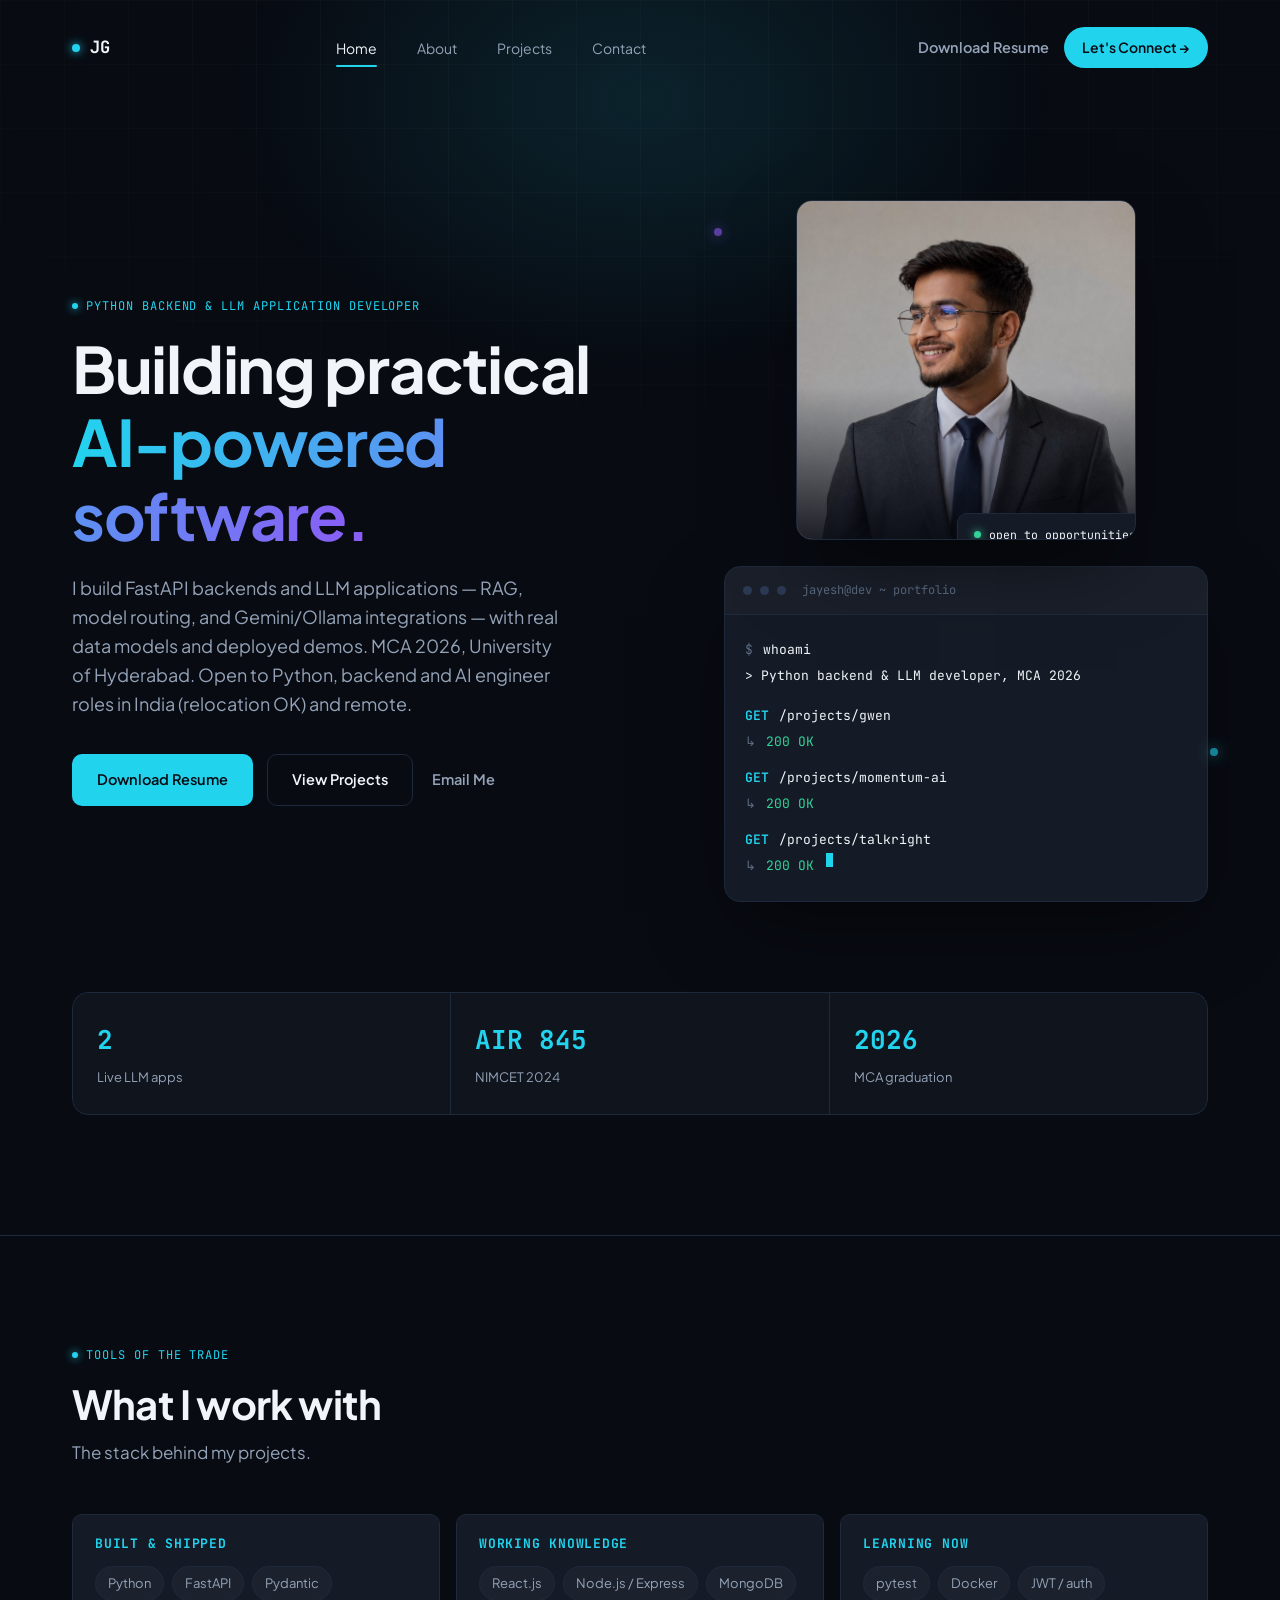
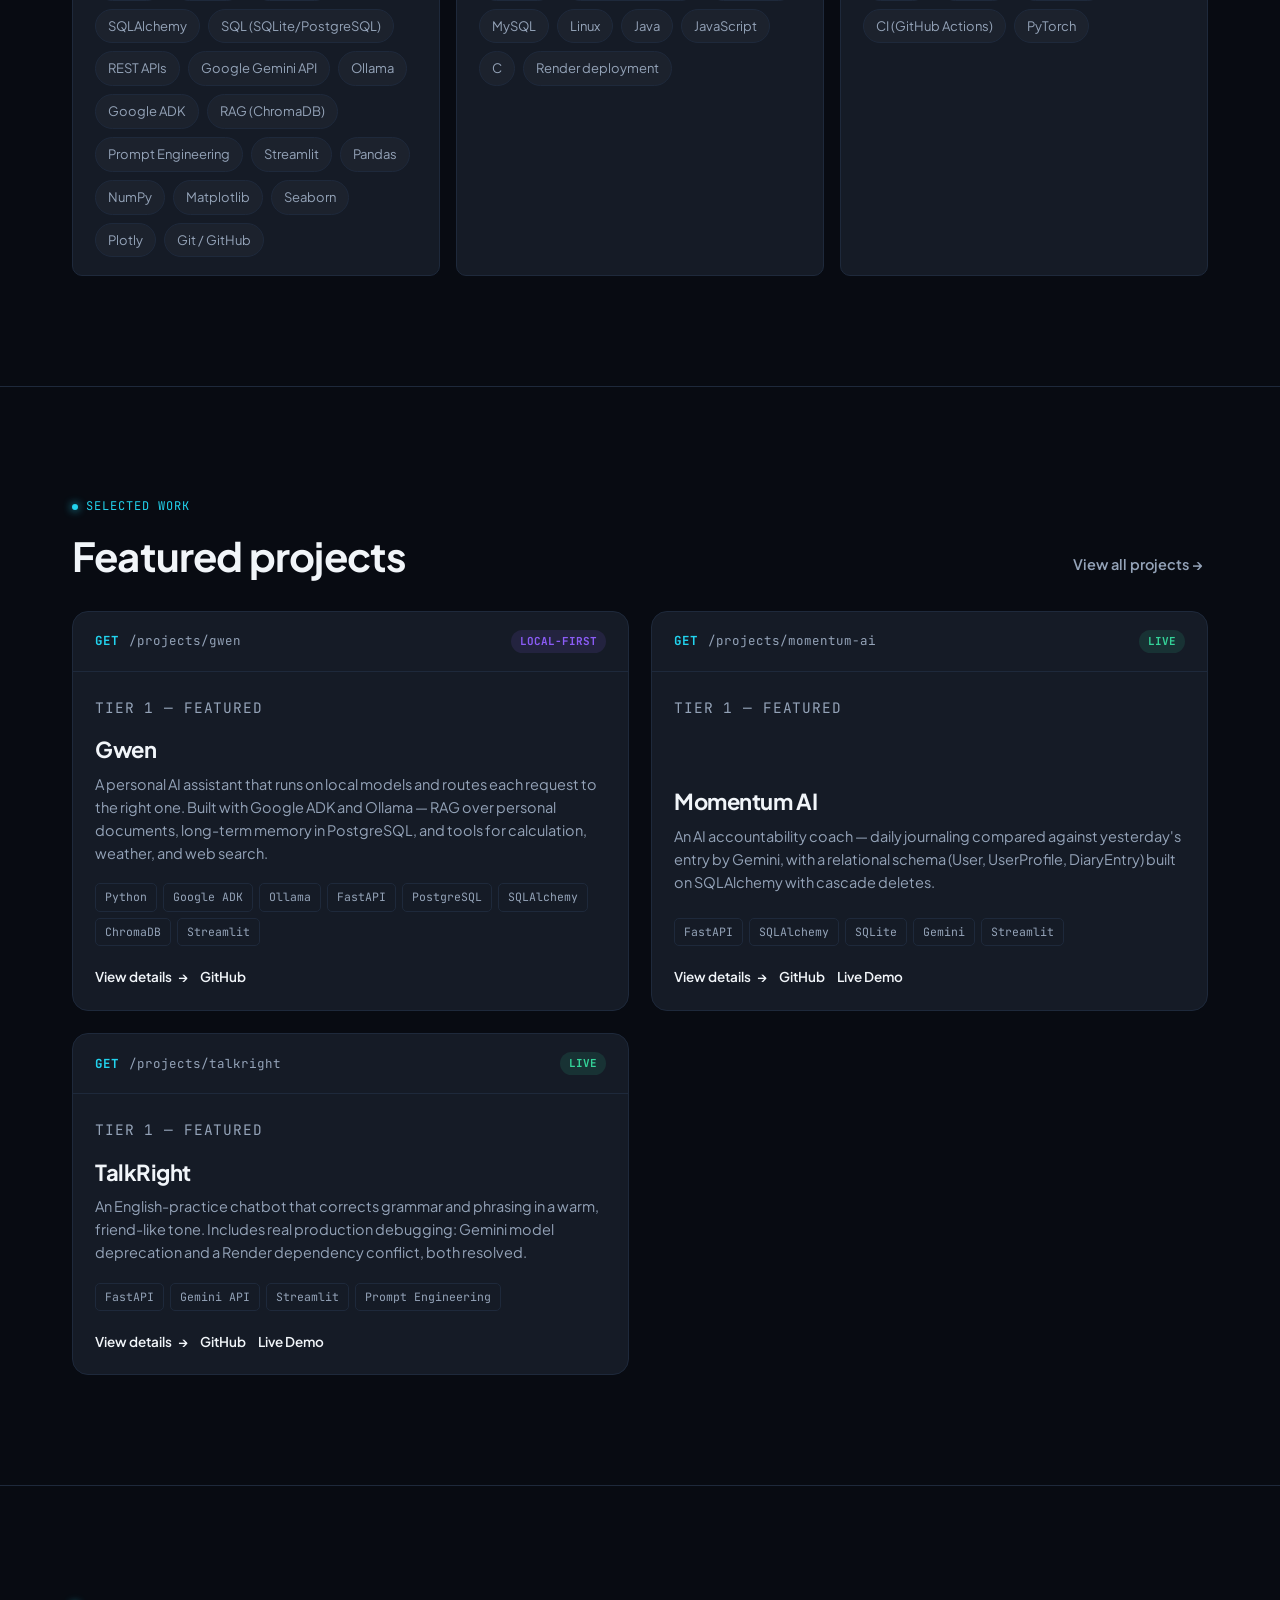
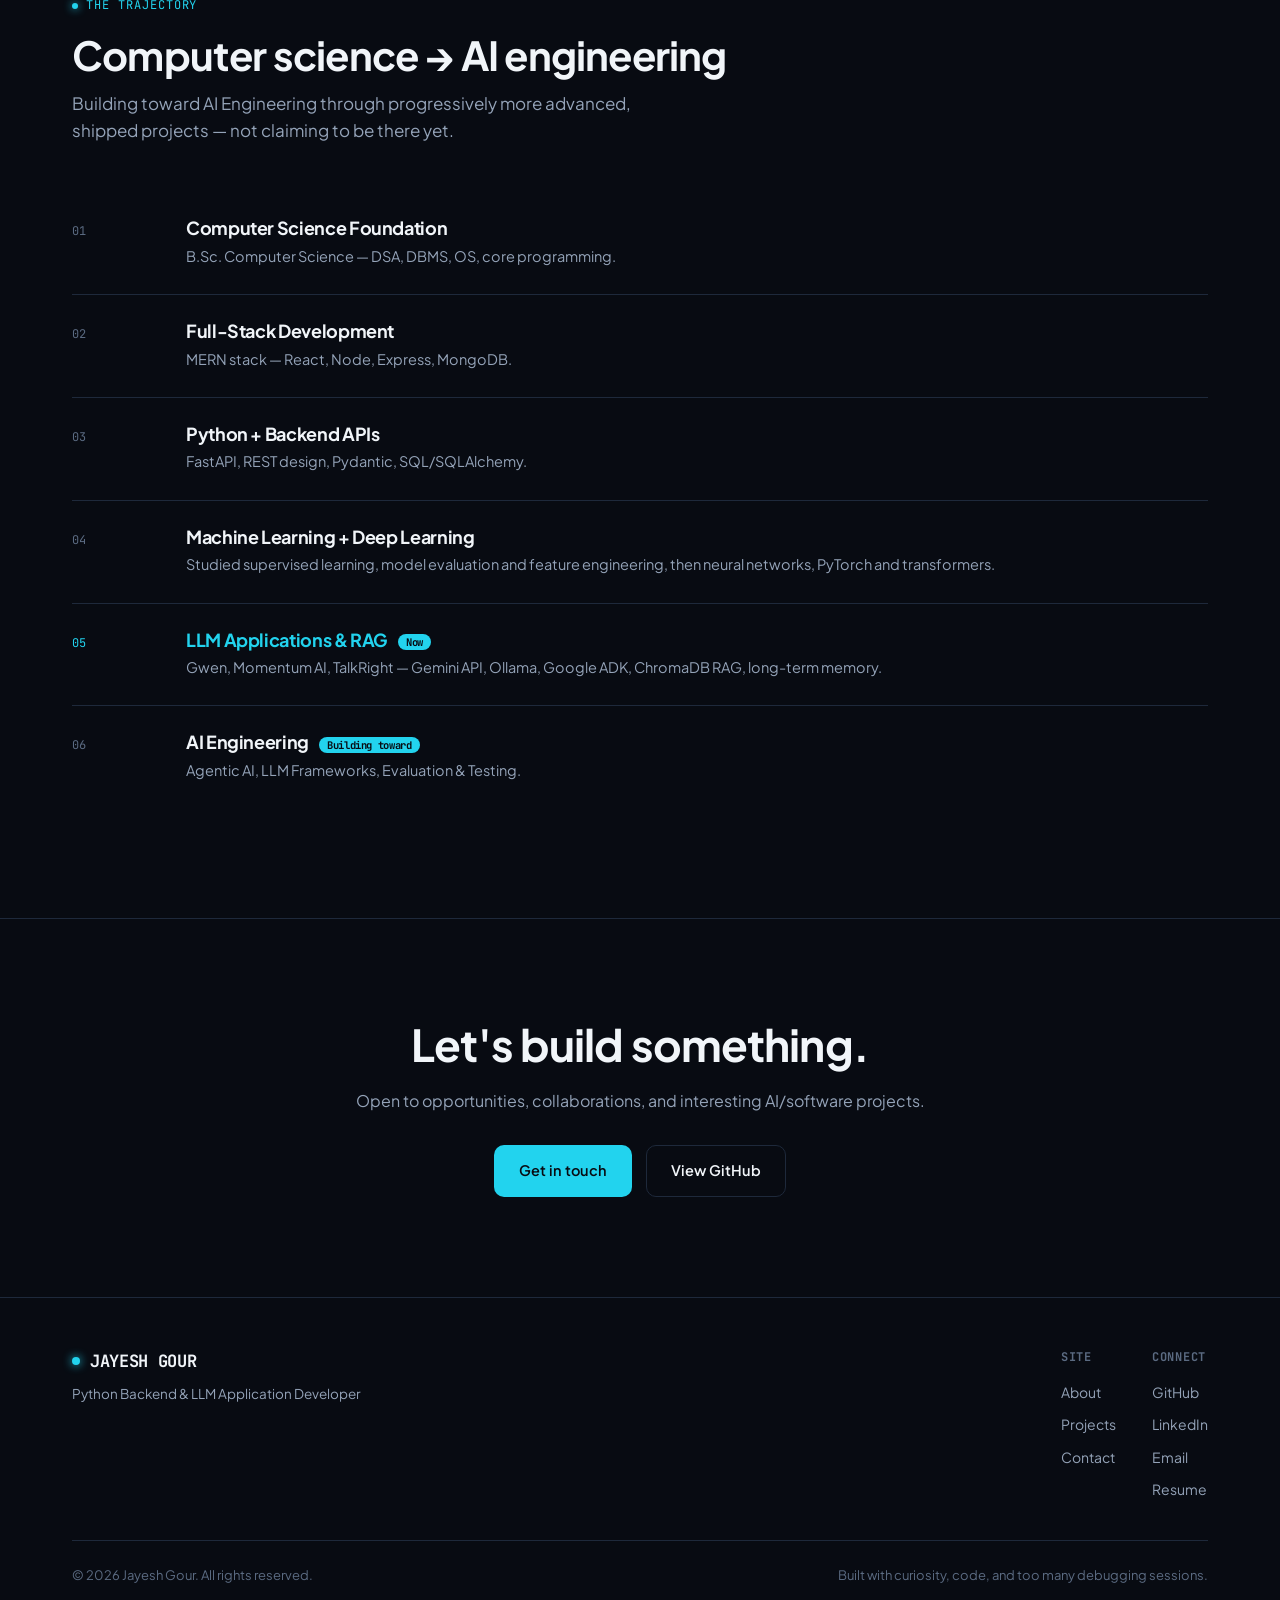
<file: index.html>
<!DOCTYPE html>
<html lang="en">
<head>
<meta charset="UTF-8">
<meta name="viewport" content="width=device-width, initial-scale=1.0">
<title>Jayesh Gour | Python Backend & LLM Application Developer</title>
<meta name="description" content="Jayesh Gour — MCA 2026 graduate, University of Hyderabad. Building FastAPI backends and LLM applications with RAG, Gemini, and Ollama. Open to Python, backend and AI engineer roles.">
<link rel="canonical" href="https://jayeshgour.vercel.app/">
<meta property="og:title" content="Jayesh Gour | Python Backend & LLM Application Developer">
<meta property="og:description" content="I build FastAPI backends and LLM applications — RAG, model routing, and Gemini/Ollama integrations — with real data models and deployed demos.">
<meta property="og:type" content="website">
<meta property="og:url" content="https://jayeshgour.vercel.app/">
<meta property="og:image" content="https://jayeshgour.vercel.app/images/jayesh-gour.jpg">
<meta name="twitter:card" content="summary_large_image">
<meta name="twitter:title" content="Jayesh Gour | Python Backend & LLM Application Developer">
<meta name="twitter:description" content="I build FastAPI backends and LLM applications — RAG, model routing, and Gemini/Ollama integrations — with real data models and deployed demos.">
<meta name="twitter:image" content="https://jayeshgour.vercel.app/images/jayesh-gour.jpg">
<meta name="google-site-verification" content="25PQG22BcM82Xw4K8P_Zl5nJTLg9nHwxGozJFZB0xhI" />
<link rel="icon" href="favicon.svg" type="image/svg+xml">
<link rel="apple-touch-icon" href="images/jayesh-gour.jpg">
<script type="application/ld+json">
{
  "@context": "https://schema.org",
  "@type": "Person",
  "name": "Jayesh Gour",
  "url": "https://jayeshgour.vercel.app/",
  "image": "https://jayeshgour.vercel.app/images/jayesh-gour.jpg",
  "jobTitle": "Python Backend & LLM Application Developer",
  "alumniOf": [
    { "@type": "CollegeOrUniversity", "name": "University of Hyderabad" },
    { "@type": "CollegeOrUniversity", "name": "Devi Ahilya Vishwavidyalaya" }
  ],
  "sameAs": [
    "https://github.com/jayesh-gour",
    "https://www.linkedin.com/in/jayesh-gour/"
  ]
}
</script>
<link rel="preconnect" href="https://fonts.googleapis.com">
<link rel="preconnect" href="https://fonts.gstatic.com" crossorigin>
<link href="https://fonts.googleapis.com/css2?family=Plus+Jakarta+Sans:wght@400;500;600;700;800&family=JetBrains+Mono:wght@400;500;600;700&display=swap" rel="stylesheet">
<link rel="stylesheet" href="css/style.css">
</head>
<body>

<div class="bg-grid"></div>
<div class="bg-glow"></div>

<!-- NAVBAR -->
<nav class="navbar">
  <div class="container">
    <a href="index.html" class="nav-logo"><span class="dot"></span>JG</a>
    <button class="nav-toggle" aria-label="Toggle menu"><span></span><span></span><span></span></button>
    <ul class="nav-links">
      <li><a href="index.html" data-nav="/">Home</a></li>
      <li><a href="about.html" data-nav="/about.html">About</a></li>
      <li><a href="projects.html" data-nav="/projects.html">Projects</a></li>
      <li><a href="contact.html" data-nav="/contact.html">Contact</a></li>
      <li><a href="contact.html" class="nav-cta mobile-cta">Let's Connect &rarr;</a></li>
    </ul>
    <div class="nav-actions">
      <a href="resume/Jayesh_Gour_Resume.pdf" target="_blank" rel="noopener" download class="btn btn-ghost nav-resume" aria-label="Download Jayesh Gour's resume PDF">Download Resume</a>
      <a href="contact.html" class="nav-cta">Let's Connect &rarr;</a>
    </div>
  </div>
</nav>

<!-- HERO -->
<header class="hero">
  <div class="container">
    <div class="hero-grid">
      <div class="reveal in-view">
        <p class="eyebrow">Python Backend &amp; LLM Application Developer</p>
        <h1>Building practical<br><span class="text-gradient">AI-powered software.</span></h1>
        <p class="hero-sub">I build FastAPI backends and LLM applications &mdash; RAG, model routing, and Gemini/Ollama integrations &mdash; with real data models and deployed demos. MCA 2026, University of Hyderabad. Open to Python, backend and AI engineer roles in India (relocation OK) and remote.</p>
        <div class="btn-row">
          <a href="resume/Jayesh_Gour_Resume.pdf" target="_blank" rel="noopener" download class="btn btn-primary" aria-label="Download Jayesh Gour's resume PDF">Download Resume</a>
          <a href="projects.html" class="btn btn-secondary">View Projects</a>
          <a href="mailto:gourjayesh47@gmail.com" class="btn btn-ghost">Email Me</a>
        </div>
      </div>

      <div class="hero-visual reveal in-view">
        <div class="hero-node" style="top: 4%; left: -2%;"></div>
        <div class="hero-node n2" style="top: 78%; right: -2%;"></div>

        <div class="hero-photo-frame">
          <img src="images/jayesh-gour.jpg" alt="Jayesh Gour — Python Backend and LLM Developer" width="700" height="700">
          <div class="hero-photo-badge">
            <span class="console-dot-live"></span>
            <span>open to opportunities</span>
          </div>
        </div>

        <div class="console">
          <div class="console-bar">
            <span class="console-dot"></span><span class="console-dot"></span><span class="console-dot"></span>
            <span class="console-title">jayesh@dev ~ portfolio</span>
          </div>
          <div class="console-body">
            <div class="console-line"><span class="k">$</span><span>whoami</span></div>
            <div class="console-line" style="margin-bottom: 14px;"><span>&gt; Python backend &amp; LLM developer, MCA 2026</span></div>

            <div class="console-line"><span class="console-method">GET</span><span class="console-path">/projects/gwen</span></div>
            <div class="console-line" style="margin-bottom: 10px;"><span class="k">&#8627;</span><span class="console-status">200 OK</span></div>

            <div class="console-line"><span class="console-method">GET</span><span class="console-path">/projects/momentum-ai</span></div>
            <div class="console-line" style="margin-bottom: 10px;"><span class="k">&#8627;</span><span class="console-status">200 OK</span></div>

            <div class="console-line"><span class="console-method">GET</span><span class="console-path">/projects/talkright</span></div>
            <div class="console-line"><span class="k">&#8627;</span><span class="console-status">200 OK</span><span class="console-cursor"></span></div>
          </div>
        </div>
      </div>
    </div>

    <div class="stat-strip reveal-group">
      <div class="stat"><div class="num">2</div><div class="label">Live LLM apps</div></div>
      <div class="stat"><div class="num">AIR 845</div><div class="label">NIMCET 2024</div></div>
      <div class="stat"><div class="num">2026</div><div class="label">MCA graduation</div></div>
    </div>
  </div>
</header>

<!-- TECH STACK -->
<section class="section">
  <div class="container">
    <p class="eyebrow">Tools of the trade</p>
    <h2 class="section-title reveal">What I work with</h2>
    <p class="section-sub reveal">The stack behind my projects.</p>

    <div class="stack-grid reveal-group">
      <div class="stack-card">
        <h4>Built &amp; shipped</h4>
        <div class="badge-row">
          <span class="badge">Python</span><span class="badge">FastAPI</span><span class="badge">Pydantic</span><span class="badge">SQLAlchemy</span><span class="badge">SQL (SQLite/PostgreSQL)</span><span class="badge">REST APIs</span><span class="badge">Google Gemini API</span><span class="badge">Ollama</span><span class="badge">Google ADK</span><span class="badge">RAG (ChromaDB)</span><span class="badge">Prompt Engineering</span><span class="badge">Streamlit</span><span class="badge">Pandas</span><span class="badge">NumPy</span><span class="badge">Matplotlib</span><span class="badge">Seaborn</span><span class="badge">Plotly</span><span class="badge">Git / GitHub</span>
        </div>
      </div>
      <div class="stack-card">
        <h4>Working knowledge</h4>
        <div class="badge-row">
          <span class="badge">React.js</span><span class="badge">Node.js / Express</span><span class="badge">MongoDB</span><span class="badge">MySQL</span><span class="badge">Linux</span><span class="badge">Java</span><span class="badge">JavaScript</span><span class="badge">C</span><span class="badge">Render deployment</span>
        </div>
      </div>
      <div class="stack-card">
        <h4>Learning now</h4>
        <div class="badge-row">
          <span class="badge">pytest</span><span class="badge">Docker</span><span class="badge">JWT / auth</span><span class="badge">CI (GitHub Actions)</span><span class="badge">PyTorch</span>
        </div>
      </div>
    </div>
  </div>
</section>

<!-- FEATURED PROJECTS -->
<section class="section">
  <div class="container">
    <div class="section-head reveal">
      <div>
        <p class="eyebrow">Selected work</p>
        <h2 class="section-title">Featured projects</h2>
      </div>
      <a href="projects.html" class="btn btn-ghost">View all projects &rarr;</a>
    </div>

    <div class="project-grid reveal-group" style="margin-top: 20px;">

      <!-- Gwen — Tier 1 top -->
      <div class="project-card">
        <div class="project-head">
          <span class="req-line"><span class="req-method">GET</span> /projects/gwen</span>
          <span class="status-pill local">LOCAL-FIRST</span>
        </div>
        <div class="project-body">
          <p class="project-tier">Tier 1 &mdash; Featured</p>
          <h3>Gwen</h3>
          <p>A personal AI assistant that runs on local models and routes each request to the right one. Built with Google ADK and Ollama &mdash; RAG over personal documents, long-term memory in PostgreSQL, and tools for calculation, weather, and web search.</p>
          <div class="tech-badges">
            <span class="tech-badge">Python</span><span class="tech-badge">Google ADK</span><span class="tech-badge">Ollama</span><span class="tech-badge">FastAPI</span><span class="tech-badge">PostgreSQL</span><span class="tech-badge">SQLAlchemy</span><span class="tech-badge">ChromaDB</span><span class="tech-badge">Streamlit</span>
          </div>
          <div class="project-links">
            <a href="projects/gwen.html">View details <span class="arrow">&rarr;</span></a>
            <a href="[PLACEHOLDER: repo URL]" target="_blank" rel="noopener">GitHub</a>
          </div>
        </div>
      </div>

      <div class="project-card">
        <div class="project-head">
          <span class="req-line"><span class="req-method">GET</span> /projects/momentum-ai</span>
          <span class="status-pill live">LIVE</span>
        </div>
        <div class="project-body">
          <p class="project-tier">Tier 1 &mdash; Featured</p>
          <h3>Momentum AI</h3>
          <p>An AI accountability coach &mdash; daily journaling compared against yesterday's entry by Gemini, with a relational schema (User, UserProfile, DiaryEntry) built on SQLAlchemy with cascade deletes.</p>
          <div class="tech-badges">
            <span class="tech-badge">FastAPI</span><span class="tech-badge">SQLAlchemy</span><span class="tech-badge">SQLite</span><span class="tech-badge">Gemini</span><span class="tech-badge">Streamlit</span>
          </div>
          <div class="project-links">
            <a href="projects/momentum-ai.html">View details <span class="arrow">&rarr;</span></a>
            <a href="https://github.com/jayesh-gour/Momentum-AI" target="_blank" rel="noopener">GitHub</a>
            <a href="https://momentum-ai-jg.streamlit.app/" target="_blank" rel="noopener">Live Demo</a>
          </div>
        </div>
      </div>

      <div class="project-card">
        <div class="project-head">
          <span class="req-line"><span class="req-method">GET</span> /projects/talkright</span>
          <span class="status-pill live">LIVE</span>
        </div>
        <div class="project-body">
          <p class="project-tier">Tier 1 &mdash; Featured</p>
          <h3>TalkRight</h3>
          <p>An English-practice chatbot that corrects grammar and phrasing in a warm, friend-like tone. Includes real production debugging: Gemini model deprecation and a Render dependency conflict, both resolved.</p>
          <div class="tech-badges">
            <span class="tech-badge">FastAPI</span><span class="tech-badge">Gemini API</span><span class="tech-badge">Streamlit</span><span class="tech-badge">Prompt Engineering</span>
          </div>
          <div class="project-links">
            <a href="projects/talkright.html">View details <span class="arrow">&rarr;</span></a>
            <a href="https://github.com/jayesh-gour/TalkRight" target="_blank" rel="noopener">GitHub</a>
            <a href="https://talkright-ai.streamlit.app/" target="_blank" rel="noopener">Live Demo</a>
          </div>
        </div>
      </div>

    </div>
  </div>
</section>

<!-- JOURNEY TEASER -->
<section class="section">
  <div class="container">
    <p class="eyebrow">The trajectory</p>
    <h2 class="section-title reveal">Computer science &rarr; AI engineering</h2>
    <p class="section-sub reveal">Building toward AI Engineering through progressively more advanced, shipped projects &mdash; not claiming to be there yet.</p>

    <div class="journey reveal-group">
      <div class="journey-step">
        <span class="journey-tag">01</span>
        <div class="journey-content"><h4>Computer Science Foundation</h4><p>B.Sc. Computer Science &mdash; DSA, DBMS, OS, core programming.</p></div>
      </div>
      <div class="journey-step">
        <span class="journey-tag">02</span>
        <div class="journey-content"><h4>Full-Stack Development</h4><p>MERN stack &mdash; React, Node, Express, MongoDB.</p></div>
      </div>
      <div class="journey-step">
        <span class="journey-tag">03</span>
        <div class="journey-content"><h4>Python + Backend APIs</h4><p>FastAPI, REST design, Pydantic, SQL/SQLAlchemy.</p></div>
      </div>
      <div class="journey-step">
        <span class="journey-tag">04</span>
        <div class="journey-content"><h4>Machine Learning + Deep Learning</h4><p>Studied supervised learning, model evaluation and feature engineering, then neural networks, PyTorch and transformers.</p></div>
      </div>
      <div class="journey-step current">
        <span class="journey-tag">05</span>
        <div class="journey-content"><h4>LLM Applications &amp; RAG<span class="journey-pill">Now</span></h4><p>Gwen, Momentum AI, TalkRight &mdash; Gemini API, Ollama, Google ADK, ChromaDB RAG, long-term memory.</p></div>
      </div>
      <div class="journey-step">
        <span class="journey-tag">06</span>
        <div class="journey-content"><h4>AI Engineering<span class="journey-pill">Building toward</span></h4><p>Agentic AI, LLM Frameworks, Evaluation & Testing.</p></div>
      </div>
    </div>
  </div>
</section>

<!-- CTA -->
<section class="cta-band">
  <div class="container">
    <h2 class="reveal">Let's build something.</h2>
    <p class="reveal">Open to opportunities, collaborations, and interesting AI/software projects.</p>
    <div class="btn-row reveal">
      <a href="contact.html" class="btn btn-primary">Get in touch</a>
      <a href="https://github.com/jayesh-gour" target="_blank" rel="noopener" class="btn btn-secondary">View GitHub</a>
    </div>
  </div>
</section>

<footer>
  <div class="container">
    <div class="footer-top">
      <div class="footer-brand">
        <a href="index.html" class="nav-logo"><span class="dot"></span>JAYESH GOUR</a>
        <p>Python Backend &amp; LLM Application Developer</p>
      </div>
      <div class="footer-links">
        <div class="footer-col">
          <h5>Site</h5>
          <a href="about.html">About</a>
          <a href="projects.html">Projects</a>
          <a href="contact.html">Contact</a>
        </div>
        <div class="footer-col">
          <h5>Connect</h5>
          <a href="https://github.com/jayesh-gour" target="_blank" rel="noopener">GitHub</a>
          <a href="https://www.linkedin.com/in/jayesh-gour/" target="_blank" rel="noopener">LinkedIn</a>
          <a href="mailto:gourjayesh47@gmail.com">Email</a>
          <a href="resume/Jayesh_Gour_Resume.pdf" target="_blank" rel="noopener" download aria-label="Download resume PDF">Resume</a>
        </div>
      </div>
    </div>
    <div class="footer-bottom">
      <span>&copy; 2026 Jayesh Gour. All rights reserved.</span>
      <span>Built with curiosity, code, and too many debugging sessions.</span>
    </div>
  </div>
</footer>

<script src="js/script.js"></script>
</body>
</html>
</file>
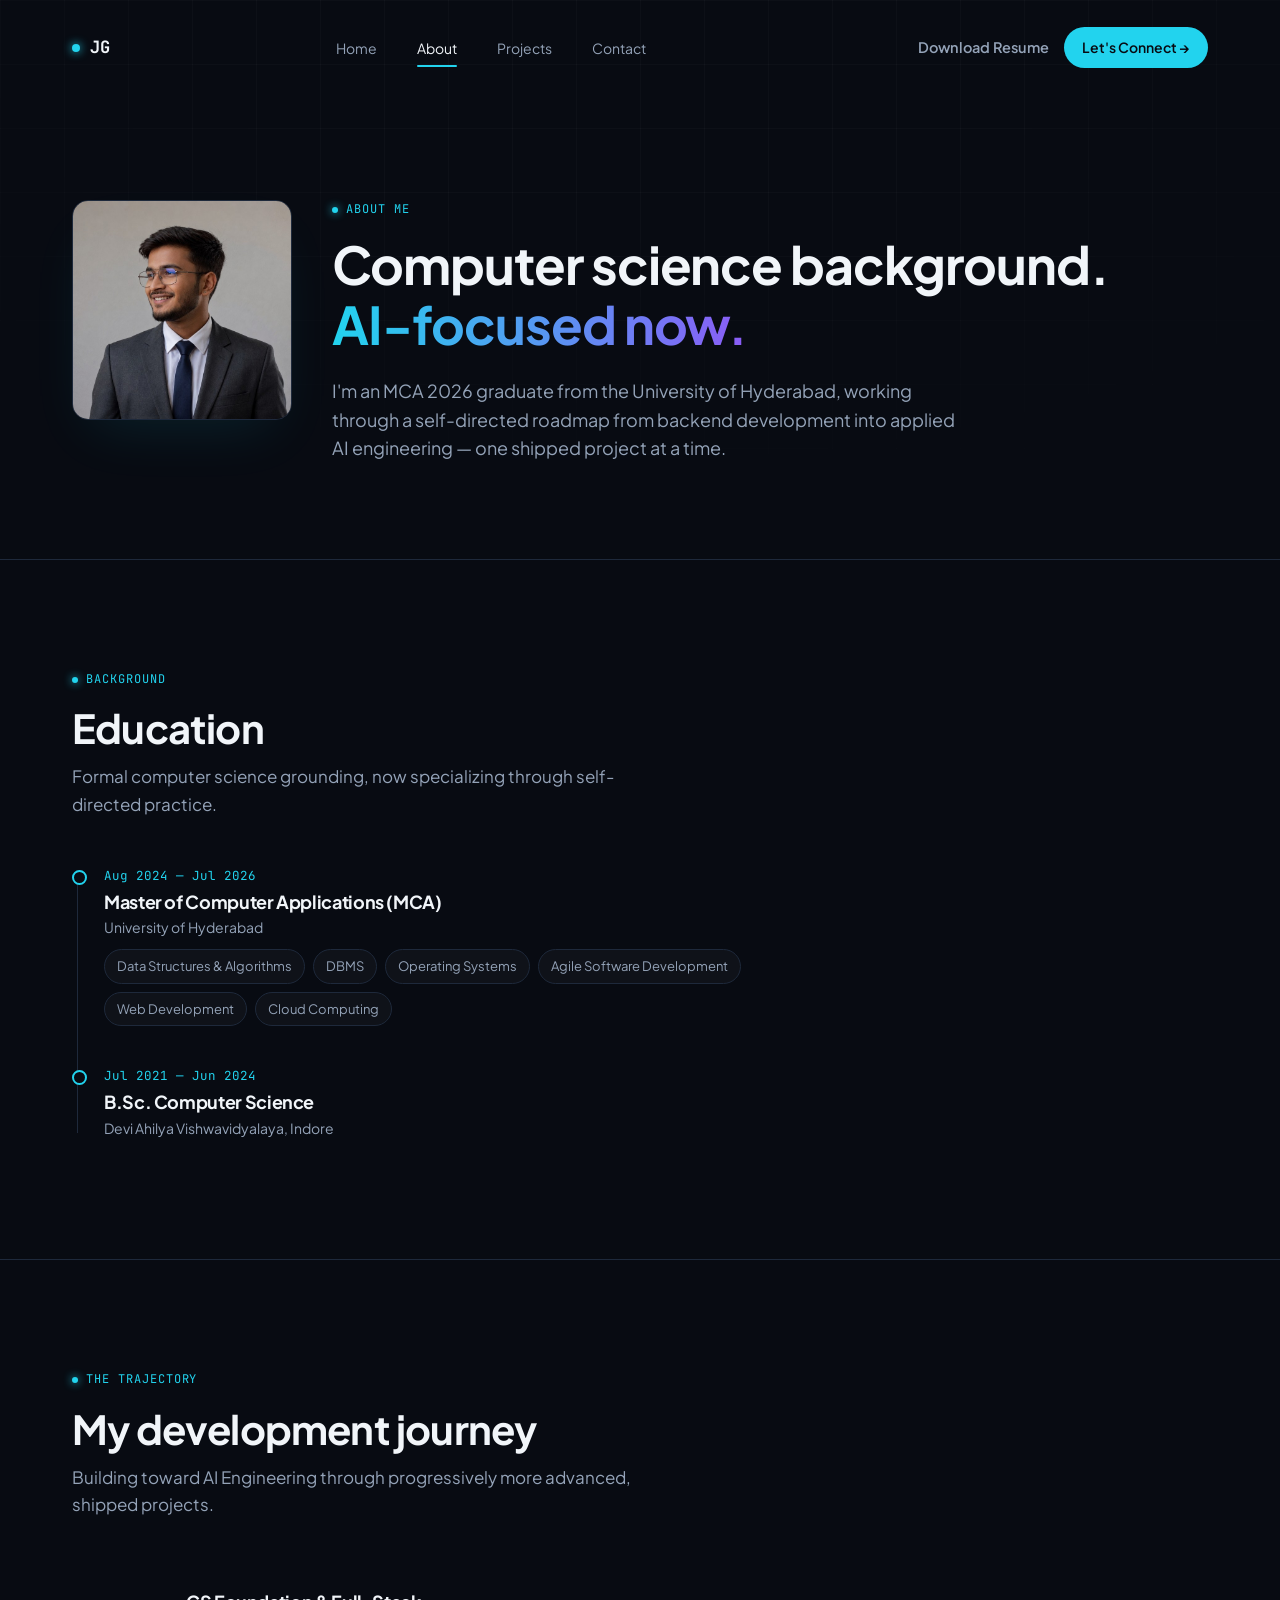
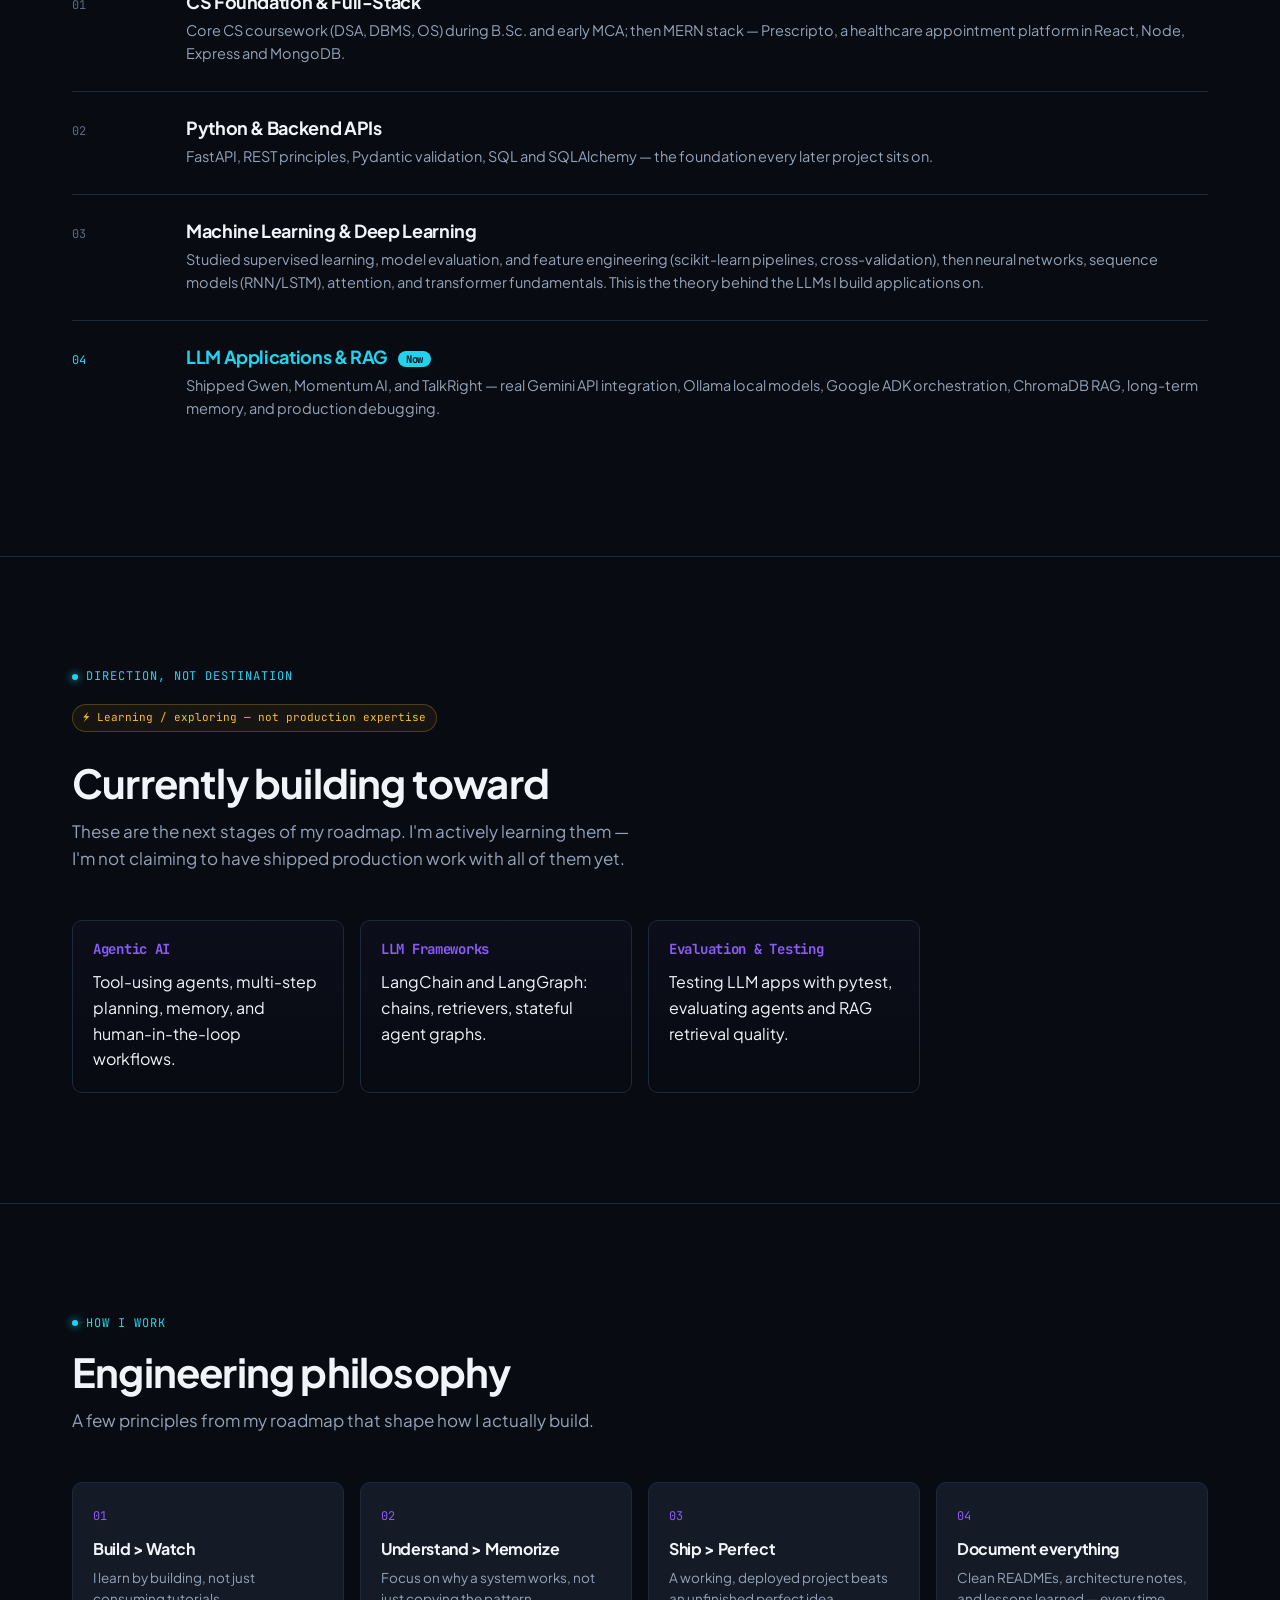
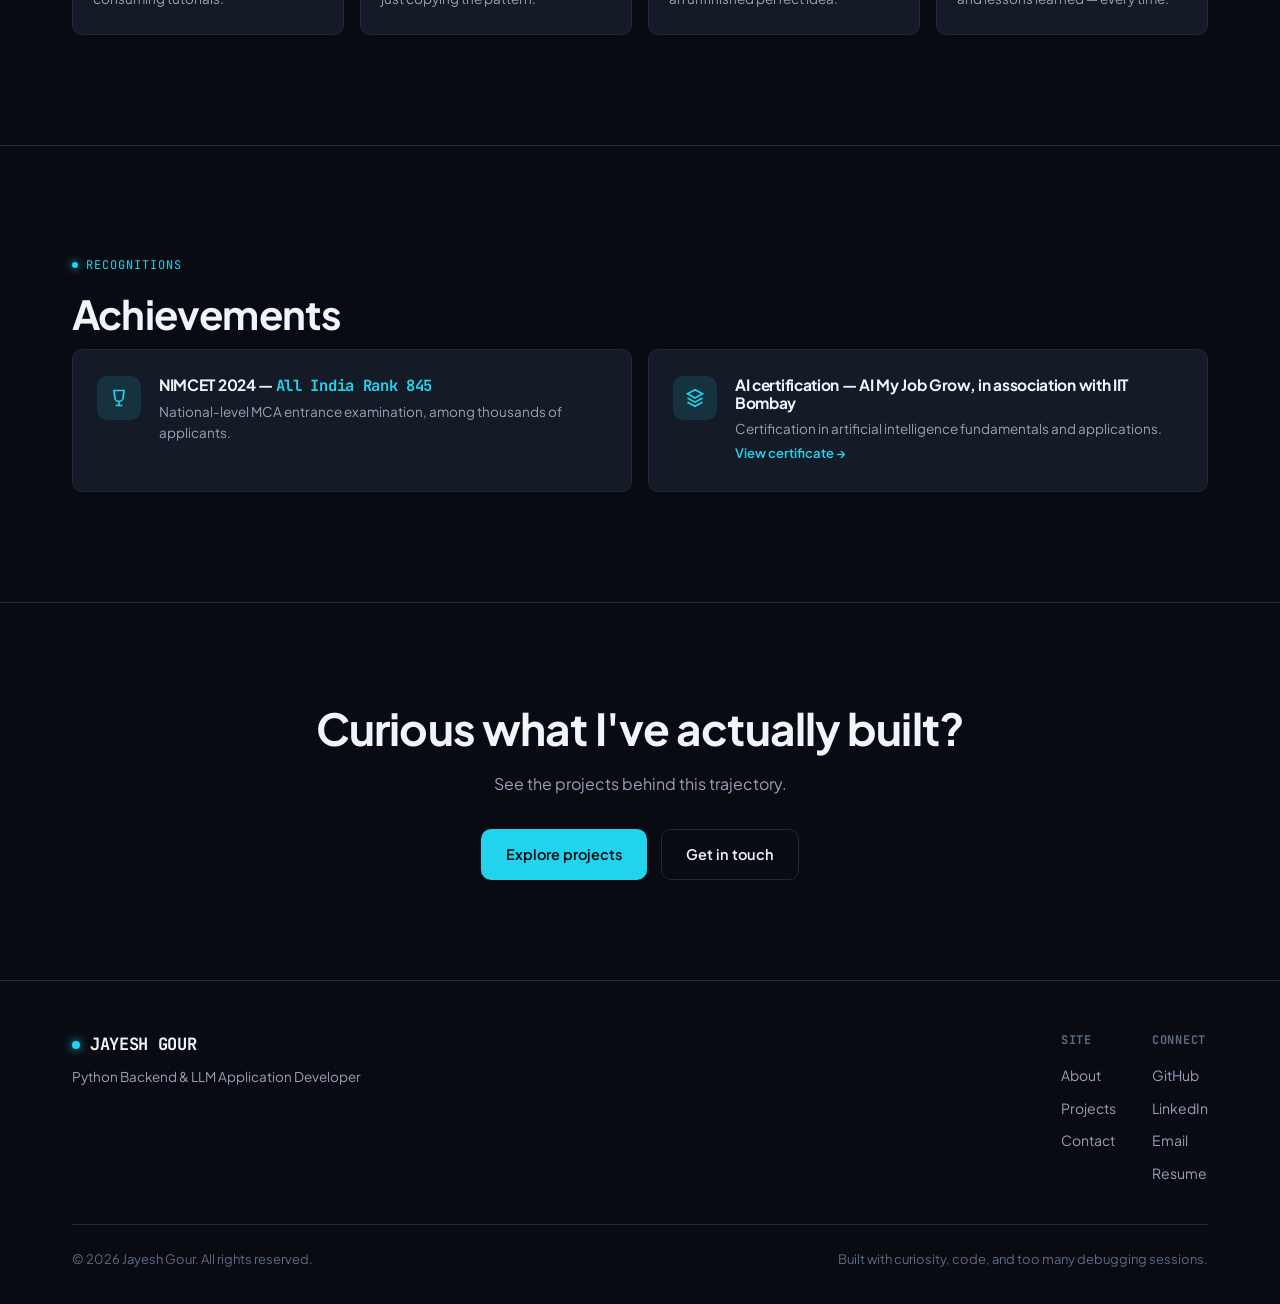
<file: about.html>
<!DOCTYPE html>
<html lang="en">
<head>
<meta charset="UTF-8">
<meta name="viewport" content="width=device-width, initial-scale=1.0">
<title>About | Jayesh Gour</title>
<meta name="description" content="MCA 2026 graduate, University of Hyderabad. Building FastAPI backends and LLM applications through hands-on projects — Gwen, Momentum AI, TalkRight.">
<link rel="canonical" href="https://jayeshgour.vercel.app/about.html">
<meta property="og:title" content="About | Jayesh Gour">
<meta property="og:description" content="MCA 2026 graduate, University of Hyderabad. Building toward Python backend and AI engineer roles through hands-on LLM and RAG projects.">
<meta property="og:type" content="website">
<meta property="og:url" content="https://jayeshgour.vercel.app/about.html">
<meta property="og:image" content="https://jayeshgour.vercel.app/images/jayesh-gour.jpg">
<meta name="twitter:card" content="summary_large_image">
<meta name="twitter:image" content="https://jayeshgour.vercel.app/images/jayesh-gour.jpg">
<link rel="icon" href="favicon.svg" type="image/svg+xml">
<link rel="apple-touch-icon" href="images/jayesh-gour.jpg">
<link rel="preconnect" href="https://fonts.googleapis.com">
<link rel="preconnect" href="https://fonts.gstatic.com" crossorigin>
<link href="https://fonts.googleapis.com/css2?family=Plus+Jakarta+Sans:wght@400;500;600;700;800&family=JetBrains+Mono:wght@400;500;600;700&display=swap" rel="stylesheet">
<link rel="stylesheet" href="css/style.css">
</head>
<body>

<div class="bg-grid"></div>

<nav class="navbar">
  <div class="container">
    <a href="index.html" class="nav-logo"><span class="dot"></span>JG</a>
    <button class="nav-toggle" aria-label="Toggle menu"><span></span><span></span><span></span></button>
    <ul class="nav-links">
      <li><a href="index.html" data-nav="/">Home</a></li>
      <li><a href="about.html" data-nav="/about.html">About</a></li>
      <li><a href="projects.html" data-nav="/projects.html">Projects</a></li>
      <li><a href="contact.html" data-nav="/contact.html">Contact</a></li>
      <li><a href="contact.html" class="nav-cta mobile-cta">Let's Connect &rarr;</a></li>
    </ul>
    <div class="nav-actions">
      <a href="resume/Jayesh_Gour_Resume.pdf" target="_blank" rel="noopener" download class="btn btn-ghost nav-resume" aria-label="Download Jayesh Gour's resume PDF">Download Resume</a>
      <a href="contact.html" class="nav-cta">Let's Connect &rarr;</a>
    </div>
  </div>
</nav>

<header class="hero" style="padding-bottom: 60px;">
  <div class="container">
    <div class="about-intro-row reveal in-view">
      <div class="about-photo-frame">
        <img src="images/jayesh-gour.jpg" alt="Jayesh Gour" width="220" height="220">
      </div>
      <div>
        <p class="eyebrow">About me</p>
        <h1 style="font-size: clamp(32px, 4.5vw, 52px); max-width: 780px;">Computer science background. <span class="text-gradient">AI-focused now.</span></h1>
        <p class="hero-sub" style="max-width: 640px;">I'm an MCA 2026 graduate from the University of Hyderabad, working through a self-directed roadmap from backend development into applied AI engineering &mdash; one shipped project at a time.</p>
      </div>
    </div>
  </div>
</header>

<!-- EDUCATION -->
<section class="section">
  <div class="container">
    <p class="eyebrow">Background</p>
    <h2 class="section-title reveal">Education</h2>
    <p class="section-sub reveal">Formal computer science grounding, now specializing through self-directed practice.</p>

    <div class="edu-timeline reveal-group" style="max-width: 700px;">
      <div class="edu-item">
        <div class="edu-date">Aug 2024 &mdash; Jul 2026</div>
        <h4>Master of Computer Applications (MCA)</h4>
        <div class="edu-org">University of Hyderabad</div>
        <div class="coursework">
          <span class="badge">Data Structures &amp; Algorithms</span>
          <span class="badge">DBMS</span>
          <span class="badge">Operating Systems</span>
          <span class="badge">Agile Software Development</span>
          <span class="badge">Web Development</span>
          <span class="badge">Cloud Computing</span>
        </div>
      </div>
      <div class="edu-item">
        <div class="edu-date">Jul 2021 &mdash; Jun 2024</div>
        <h4>B.Sc. Computer Science</h4>
        <div class="edu-org">Devi Ahilya Vishwavidyalaya, Indore</div>
      </div>
    </div>
  </div>
</section>

<!-- JOURNEY -->
<section class="section">
  <div class="container">
    <p class="eyebrow">The trajectory</p>
    <h2 class="section-title reveal">My development journey</h2>
    <p class="section-sub reveal">Building toward AI Engineering through progressively more advanced, shipped projects.</p>

    <div class="journey reveal-group">
      <div class="journey-step">
        <span class="journey-tag">01</span>
        <div class="journey-content"><h4>CS Foundation &amp; Full-Stack</h4><p>Core CS coursework (DSA, DBMS, OS) during B.Sc. and early MCA; then MERN stack &mdash; Prescripto, a healthcare appointment platform in React, Node, Express and MongoDB.</p></div>
      </div>
      <div class="journey-step">
        <span class="journey-tag">02</span>
        <div class="journey-content"><h4>Python &amp; Backend APIs</h4><p>FastAPI, REST principles, Pydantic validation, SQL and SQLAlchemy &mdash; the foundation every later project sits on.</p></div>
      </div>
      <div class="journey-step">
        <span class="journey-tag">03</span>
        <div class="journey-content"><h4>Machine Learning &amp; Deep Learning</h4><p>Studied supervised learning, model evaluation, and feature engineering (scikit-learn pipelines, cross-validation), then neural networks, sequence models (RNN/LSTM), attention, and transformer fundamentals. This is the theory behind the LLMs I build applications on.
</p></div>
      </div>
      <div class="journey-step current">
        <span class="journey-tag">04</span>
        <div class="journey-content"><h4>LLM Applications &amp; RAG<span class="journey-pill">Now</span></h4><p>Shipped Gwen, Momentum AI, and TalkRight &mdash; real Gemini API integration, Ollama local models, Google ADK orchestration, ChromaDB RAG, long-term memory, and production debugging.</p></div>
      </div>
    </div>
  </div>
</section>

<!-- CURRENTLY EXPLORING -->
<section class="section">
  <div class="container">
    <p class="eyebrow">Direction, not destination</p>
    <span class="exploring-tag">&#9889; Learning / exploring &mdash; not production expertise</span>
    <h2 class="section-title reveal">Currently building toward</h2>
    <p class="section-sub reveal">These are the next stages of my roadmap. I'm actively learning them &mdash; I'm not claiming to have shipped production work with all of them yet.</p>

    <div class="learn-grid reveal-group">
      <div class="learn-card">
        <h4>Agentic AI</h4>
        <p>Tool-using agents, multi-step planning, memory, and human-in-the-loop workflows.</p>
      </div>
      <div class="learn-card">
        <h4>LLM Frameworks</h4>
        <p>LangChain and LangGraph: chains, retrievers, stateful agent graphs.</p>
      </div>
      <div class="learn-card">
        <h4>Evaluation & Testing</h4>
        <p>Testing LLM apps with pytest, evaluating agents and RAG retrieval quality.</p>
      </div>
    </div>
  </div>
</section>

<!-- PHILOSOPHY -->
<section class="section">
  <div class="container">
    <p class="eyebrow">How I work</p>
    <h2 class="section-title reveal">Engineering philosophy</h2>
    <p class="section-sub reveal">A few principles from my roadmap that shape how I actually build.</p>

    <div class="principle-grid reveal-group">
      <div class="principle-card">
        <div class="p-num">01</div>
        <h4>Build &gt; Watch</h4>
        <p>I learn by building, not just consuming tutorials.</p>
      </div>
      <div class="principle-card">
        <div class="p-num">02</div>
        <h4>Understand &gt; Memorize</h4>
        <p>Focus on why a system works, not just copying the pattern.</p>
      </div>
      <div class="principle-card">
        <div class="p-num">03</div>
        <h4>Ship &gt; Perfect</h4>
        <p>A working, deployed project beats an unfinished perfect idea.</p>
      </div>
      <div class="principle-card">
        <div class="p-num">04</div>
        <h4>Document everything</h4>
        <p>Clean READMEs, architecture notes, and lessons learned &mdash; every time.</p>
      </div>
    </div>
  </div>
</section>

<!-- ACHIEVEMENTS -->
<section class="section">
  <div class="container">
    <p class="eyebrow">Recognitions</p>
    <h2 class="section-title reveal">Achievements</h2>

    <div class="achieve-grid reveal-group">
      <div class="achieve-card">
        <div class="achieve-icon">
          <svg width="20" height="20" viewBox="0 0 24 24" fill="none" stroke="#22D3EE" stroke-width="2"><path d="M8 21h8m-4-4v4M6 3h12l-1 8a5 5 0 0 1-10 0L6 3Z"/></svg>
        </div>
        <div>
          <h4>NIMCET 2024 &mdash; <span class="rank">All India Rank 845</span></h4>
          <p>National-level MCA entrance examination, among thousands of applicants.</p>
        </div>
      </div>
      <div class="achieve-card">
        <div class="achieve-icon">
          <svg width="20" height="20" viewBox="0 0 24 24" fill="none" stroke="#22D3EE" stroke-width="2"><path d="M12 2 3 7l9 5 9-5-9-5Zm-9 10 9 5 9-5M3 17l9 5 9-5"/></svg>
        </div>
        <div>
          <h4>AI certification &mdash; AI My Job Grow, in association with IIT Bombay</h4>
          <p>Certification in artificial intelligence fundamentals and applications.</p>
          <!-- [PLACEHOLDER: replace the href below with a direct public certificate URL; if none exists, remove this link] -->
          <a href="[PLACEHOLDER: direct public certificate URL]" target="_blank" rel="noopener">View certificate &rarr;</a>
        </div>
      </div>
    </div>
  </div>
</section>

<section class="cta-band">
  <div class="container">
    <h2 class="reveal">Curious what I've actually built?</h2>
    <p class="reveal">See the projects behind this trajectory.</p>
    <div class="btn-row reveal">
      <a href="projects.html" class="btn btn-primary">Explore projects</a>
      <a href="contact.html" class="btn btn-secondary">Get in touch</a>
    </div>
  </div>
</section>

<footer>
  <div class="container">
    <div class="footer-top">
      <div class="footer-brand">
        <a href="index.html" class="nav-logo"><span class="dot"></span>JAYESH GOUR</a>
        <p>Python Backend &amp; LLM Application Developer</p>
      </div>
      <div class="footer-links">
        <div class="footer-col">
          <h5>Site</h5>
          <a href="about.html">About</a>
          <a href="projects.html">Projects</a>
          <a href="contact.html">Contact</a>
        </div>
        <div class="footer-col">
          <h5>Connect</h5>
          <a href="https://github.com/jayesh-gour" target="_blank" rel="noopener">GitHub</a>
          <a href="https://www.linkedin.com/in/jayesh-gour/" target="_blank" rel="noopener">LinkedIn</a>
          <a href="mailto:gourjayesh47@gmail.com">Email</a>
          <a href="resume/Jayesh_Gour_Resume.pdf" target="_blank" rel="noopener" download aria-label="Download resume PDF">Resume</a>
        </div>
      </div>
    </div>
    <div class="footer-bottom">
      <span>&copy; 2026 Jayesh Gour. All rights reserved.</span>
      <span>Built with curiosity, code, and too many debugging sessions.</span>
    </div>
  </div>
</footer>

<script src="js/script.js"></script>
</body>
</html>
</file>
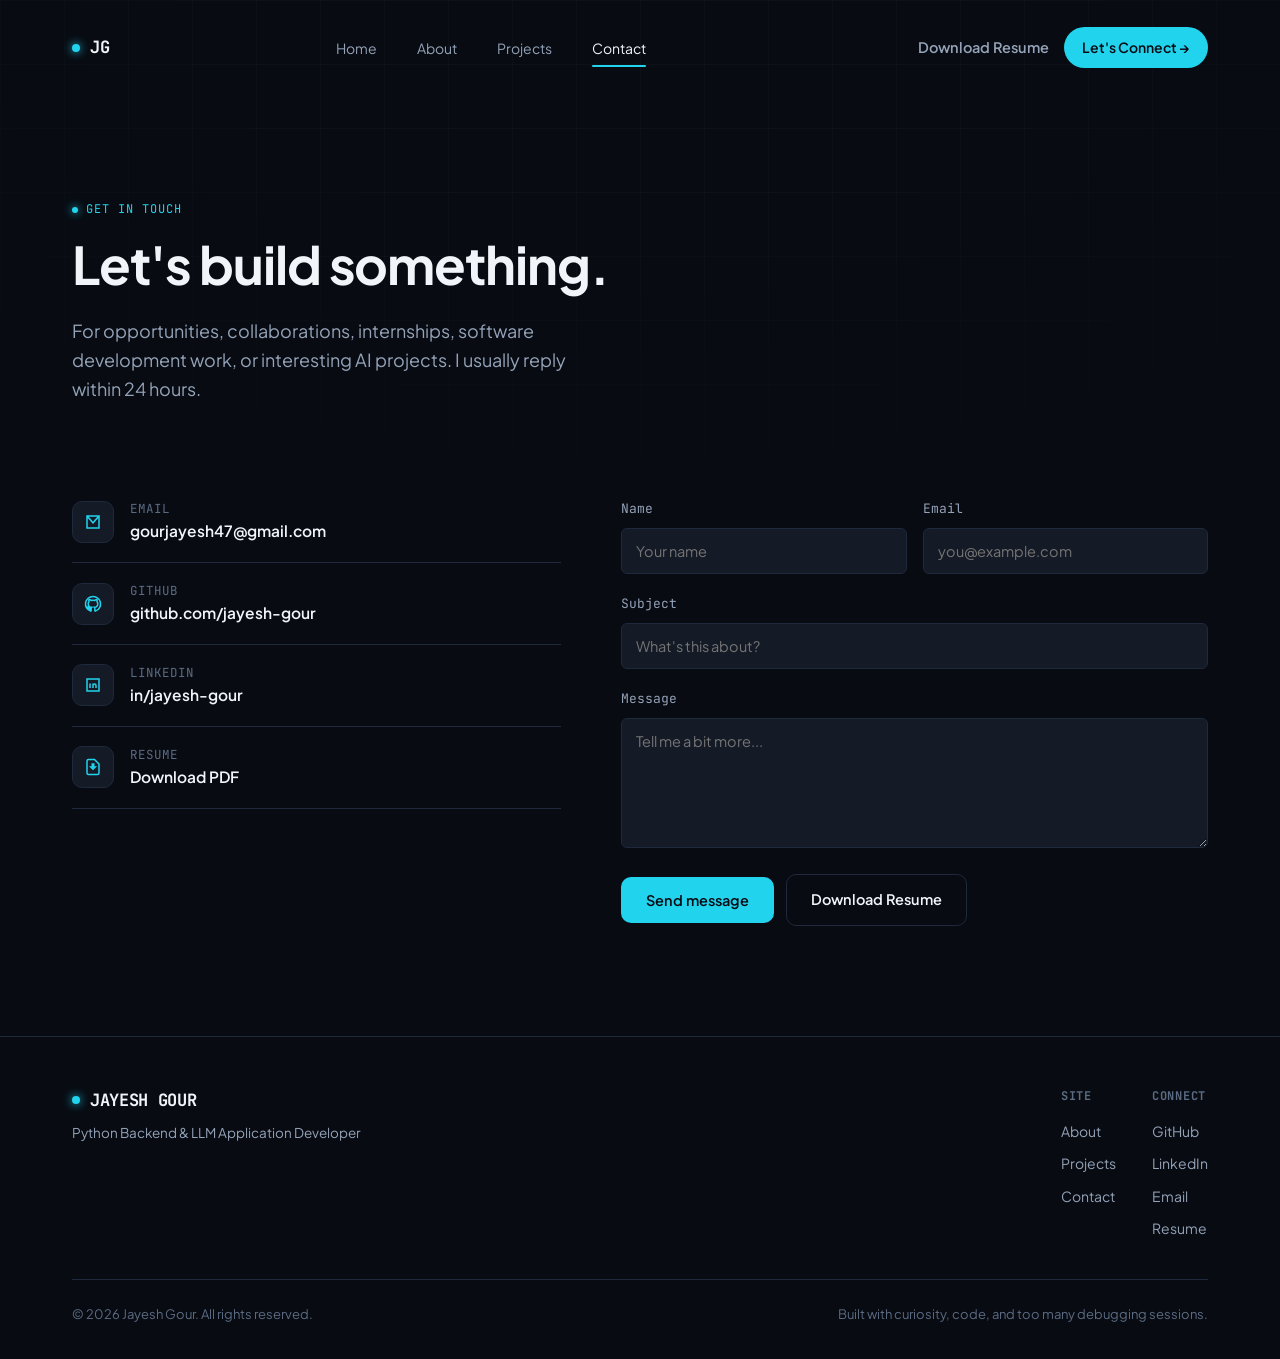
<file: contact.html>
<!DOCTYPE html>
<html lang="en">
<head>
<meta charset="UTF-8">
<meta name="viewport" content="width=device-width, initial-scale=1.0">
<title>Contact | Jayesh Gour</title>
<meta name="description" content="Get in touch with Jayesh Gour for Python, backend or AI engineer opportunities, collaborations, or interesting software projects.">
<link rel="canonical" href="https://jayeshgour.vercel.app/contact.html">
<meta property="og:title" content="Contact | Jayesh Gour">
<meta property="og:description" content="Get in touch with Jayesh Gour for Python, backend or AI engineer opportunities, collaborations, or interesting software projects.">
<meta property="og:type" content="website">
<meta property="og:url" content="https://jayeshgour.vercel.app/contact.html">
<meta property="og:image" content="https://jayeshgour.vercel.app/images/jayesh-gour.jpg">
<meta name="twitter:card" content="summary_large_image">
<link rel="icon" href="favicon.svg" type="image/svg+xml">
<link rel="preconnect" href="https://fonts.googleapis.com">
<link rel="preconnect" href="https://fonts.gstatic.com" crossorigin>
<link href="https://fonts.googleapis.com/css2?family=Plus+Jakarta+Sans:wght@400;500;600;700;800&family=JetBrains+Mono:wght@400;500;600;700&display=swap" rel="stylesheet">
<link rel="stylesheet" href="css/style.css">
</head>
<body>

<div class="bg-grid"></div>

<nav class="navbar">
  <div class="container">
    <a href="index.html" class="nav-logo"><span class="dot"></span>JG</a>
    <button class="nav-toggle" aria-label="Toggle menu"><span></span><span></span><span></span></button>
    <ul class="nav-links">
      <li><a href="index.html" data-nav="/">Home</a></li>
      <li><a href="about.html" data-nav="/about.html">About</a></li>
      <li><a href="projects.html" data-nav="/projects.html">Projects</a></li>
      <li><a href="contact.html" data-nav="/contact.html">Contact</a></li>
      <li><a href="contact.html" class="nav-cta mobile-cta">Let's Connect &rarr;</a></li>
    </ul>
    <div class="nav-actions">
      <a href="resume/Jayesh_Gour_Resume.pdf" target="_blank" rel="noopener" download class="btn btn-ghost nav-resume" aria-label="Download Jayesh Gour's resume PDF">Download Resume</a>
      <a href="contact.html" class="nav-cta">Let's Connect &rarr;</a>
    </div>
  </div>
</nav>

<header class="hero" style="padding-bottom: 40px;">
  <div class="container">
    <p class="eyebrow reveal in-view">Get in touch</p>
    <h1 class="reveal in-view" style="font-size: clamp(32px, 4.5vw, 52px);">Let's build something.</h1>
    <p class="hero-sub reveal in-view">For opportunities, collaborations, internships, software development work, or interesting AI projects. I usually reply within 24 hours.</p>
  </div>
</header>

<section class="section" style="border-top: none; padding-top: 20px;">
  <div class="container">
    <div class="contact-grid">

      <div class="reveal-group">
        <a href="mailto:gourjayesh47@gmail.com" class="contact-method">
          <div class="contact-icon">
            <svg width="18" height="18" viewBox="0 0 24 24" fill="none" stroke="#22D3EE" stroke-width="2"><path d="M4 4h16v16H4V4Zm0 0 8 9 8-9"/></svg>
          </div>
          <div>
            <div class="label">EMAIL</div>
            <div class="value">gourjayesh47@gmail.com</div>
          </div>
        </a>
        <a href="https://github.com/jayesh-gour" target="_blank" rel="noopener" class="contact-method">
          <div class="contact-icon">
            <svg width="18" height="18" viewBox="0 0 24 24" fill="none" stroke="#22D3EE" stroke-width="2"><path d="M12 2a10 10 0 0 0-3.16 19.5c.5.09.68-.22.68-.48v-1.7c-2.78.6-3.37-1.34-3.37-1.34-.46-1.15-1.11-1.46-1.11-1.46-.9-.62.07-.6.07-.6 1 .07 1.53 1.03 1.53 1.03.9 1.52 2.34 1.08 2.91.83.09-.65.35-1.08.63-1.33-2.22-.25-4.56-1.11-4.56-4.93 0-1.09.39-1.98 1.03-2.68-.1-.25-.45-1.27.1-2.65 0 0 .84-.27 2.75 1.02a9.5 9.5 0 0 1 5 0c1.91-1.29 2.75-1.02 2.75-1.02.55 1.38.2 2.4.1 2.65.64.7 1.03 1.59 1.03 2.68 0 3.83-2.34 4.68-4.57 4.92.36.31.68.92.68 1.85v2.74c0 .27.18.58.69.48A10 10 0 0 0 12 2Z"/></svg>
          </div>
          <div>
            <div class="label">GITHUB</div>
            <div class="value">github.com/jayesh-gour</div>
          </div>
        </a>
        <a href="https://www.linkedin.com/in/jayesh-gour/" target="_blank" rel="noopener" class="contact-method">
          <div class="contact-icon">
            <svg width="18" height="18" viewBox="0 0 24 24" fill="none" stroke="#22D3EE" stroke-width="2"><path d="M4 4h16v16H4V4Zm4 6v6M8 8v.01M12 16v-3.5a2 2 0 0 1 4 0V16m-4-3.5V10"/></svg>
          </div>
          <div>
            <div class="label">LINKEDIN</div>
            <div class="value">in/jayesh-gour</div>
          </div>
        </a>
        <!-- Resume download -->
        <a href="resume/Jayesh_Gour_Resume.pdf" target="_blank" rel="noopener" download class="contact-method" aria-label="Download Jayesh Gour's resume PDF">
          <div class="contact-icon">
            <svg width="18" height="18" viewBox="0 0 24 24" fill="none" stroke="#22D3EE" stroke-width="2"><path d="M14 2H6a2 2 0 0 0-2 2v16a2 2 0 0 0 2 2h12a2 2 0 0 0 2-2V8l-6-6zm-2 13l-3-3h2V8h2v4h2l-3 3z"/></svg>
          </div>
          <div>
            <div class="label">RESUME</div>
            <div class="value">Download PDF</div>
          </div>
        </a>
      </div>

      <div class="reveal">
        <!--
          Contact form wired to Formspree.
          [PLACEHOLDER: sign up at https://formspree.io, create a form, then replace
          YOUR_FORM_ID below with your real endpoint ID (e.g. xpwzjqkr) to enable submissions.]
        -->
        <form id="contact-form" action="https://formspree.io/f/YOUR_FORM_ID" method="POST">
          <div class="form-row">
            <div class="form-group">
              <label for="name">Name</label>
              <input type="text" id="name" name="name" placeholder="Your name">
              <div class="field-error" data-error-for="name"></div>
            </div>
            <div class="form-group">
              <label for="email">Email</label>
              <input type="email" id="email" name="email" placeholder="you@example.com">
              <div class="field-error" data-error-for="email"></div>
            </div>
          </div>
          <div class="form-group">
            <label for="subject">Subject</label>
            <input type="text" id="subject" name="subject" placeholder="What's this about?">
            <div class="field-error" data-error-for="subject"></div>
          </div>
          <div class="form-group">
            <label for="message">Message</label>
            <textarea id="message" name="message" placeholder="Tell me a bit more..."></textarea>
            <div class="field-error" data-error-for="message"></div>
          </div>
          <div style="display: flex; gap: 12px; align-items: center; flex-wrap: wrap;">
            <button type="submit" class="btn btn-primary">Send message</button>
            <a href="resume/Jayesh_Gour_Resume.pdf" target="_blank" rel="noopener" download class="btn btn-secondary" aria-label="Download resume PDF">Download Resume</a>
          </div>
          <div class="form-status" id="form-status"></div>
        </form>
      </div>

    </div>
  </div>
</section>

<footer>
  <div class="container">
    <div class="footer-top">
      <div class="footer-brand">
        <a href="index.html" class="nav-logo"><span class="dot"></span>JAYESH GOUR</a>
        <p>Python Backend &amp; LLM Application Developer</p>
      </div>
      <div class="footer-links">
        <div class="footer-col">
          <h5>Site</h5>
          <a href="about.html">About</a>
          <a href="projects.html">Projects</a>
          <a href="contact.html">Contact</a>
        </div>
        <div class="footer-col">
          <h5>Connect</h5>
          <a href="https://github.com/jayesh-gour" target="_blank" rel="noopener">GitHub</a>
          <a href="https://www.linkedin.com/in/jayesh-gour/" target="_blank" rel="noopener">LinkedIn</a>
          <a href="mailto:gourjayesh47@gmail.com">Email</a>
          <a href="resume/Jayesh_Gour_Resume.pdf" target="_blank" rel="noopener" download aria-label="Download resume PDF">Resume</a>
        </div>
      </div>
    </div>
    <div class="footer-bottom">
      <span>&copy; 2026 Jayesh Gour. All rights reserved.</span>
      <span>Built with curiosity, code, and too many debugging sessions.</span>
    </div>
  </div>
</footer>

<script src="js/script.js"></script>
</body>
</html>
</file>
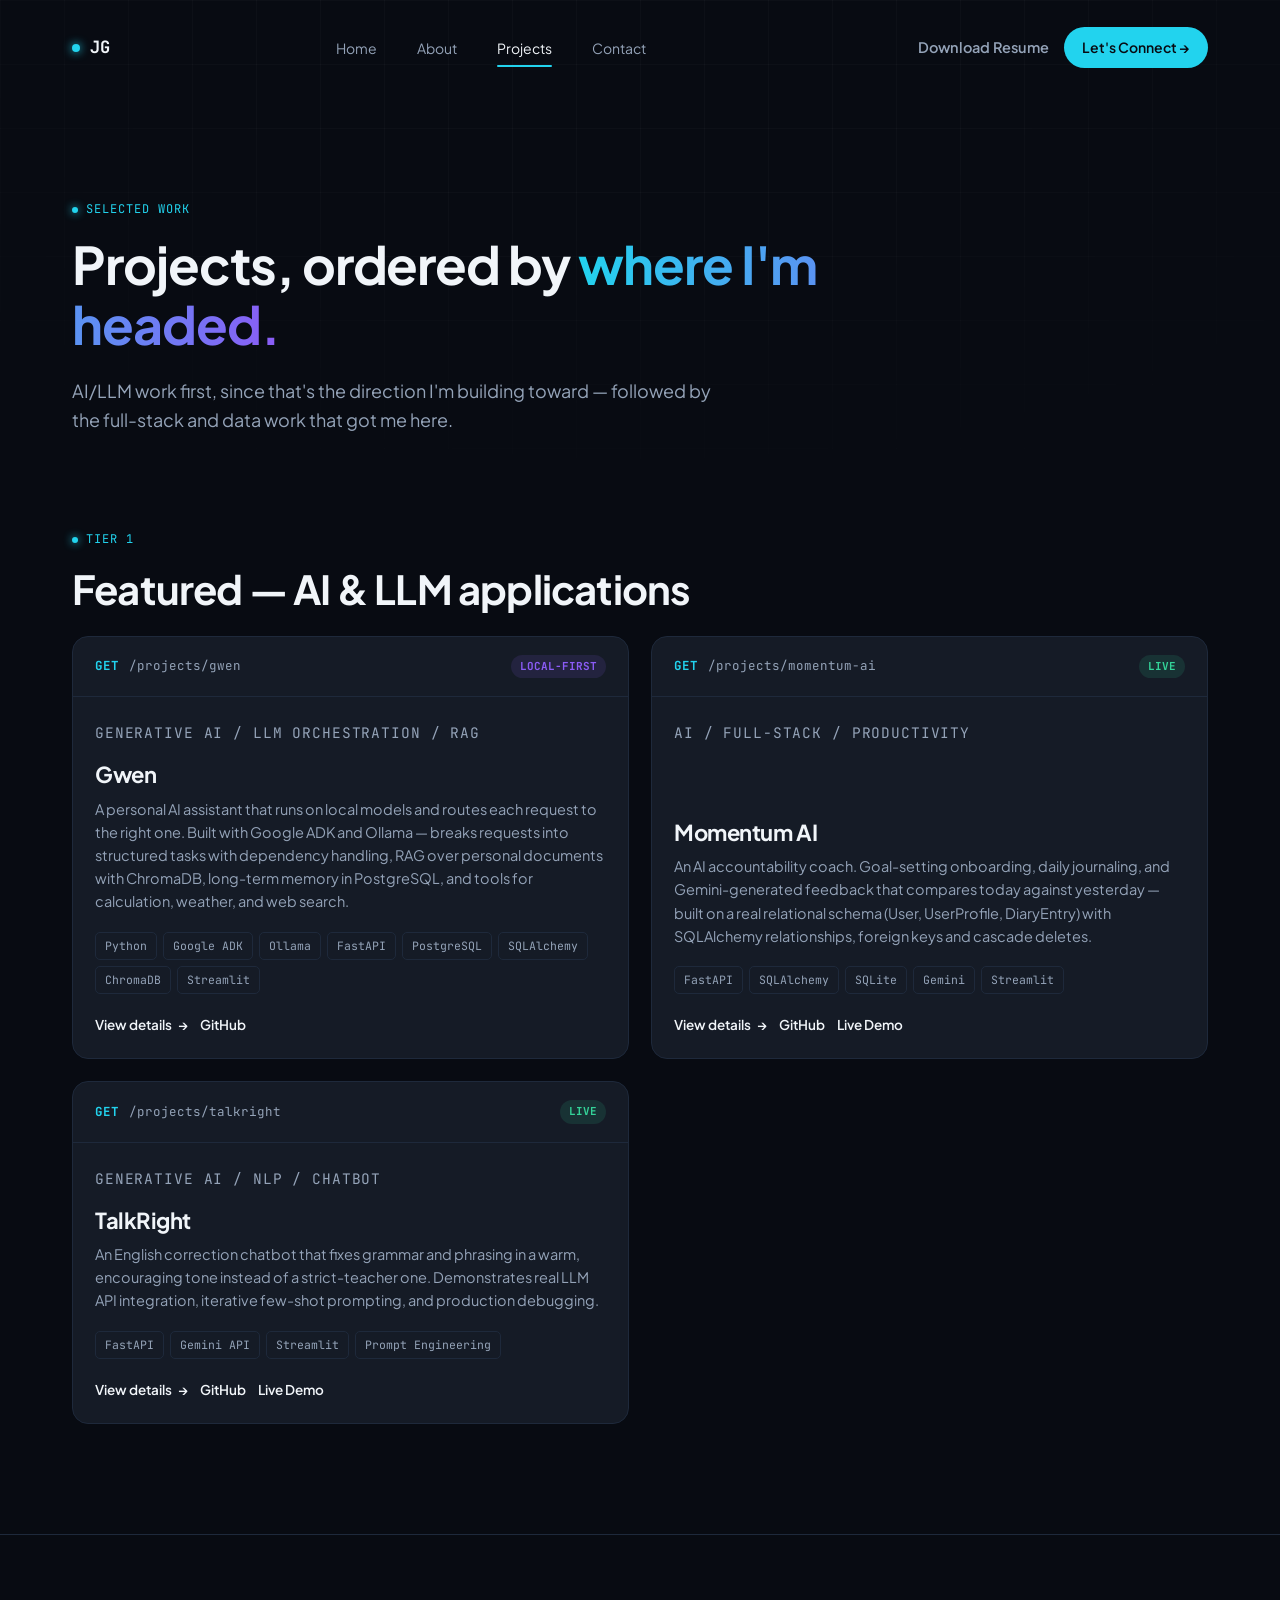
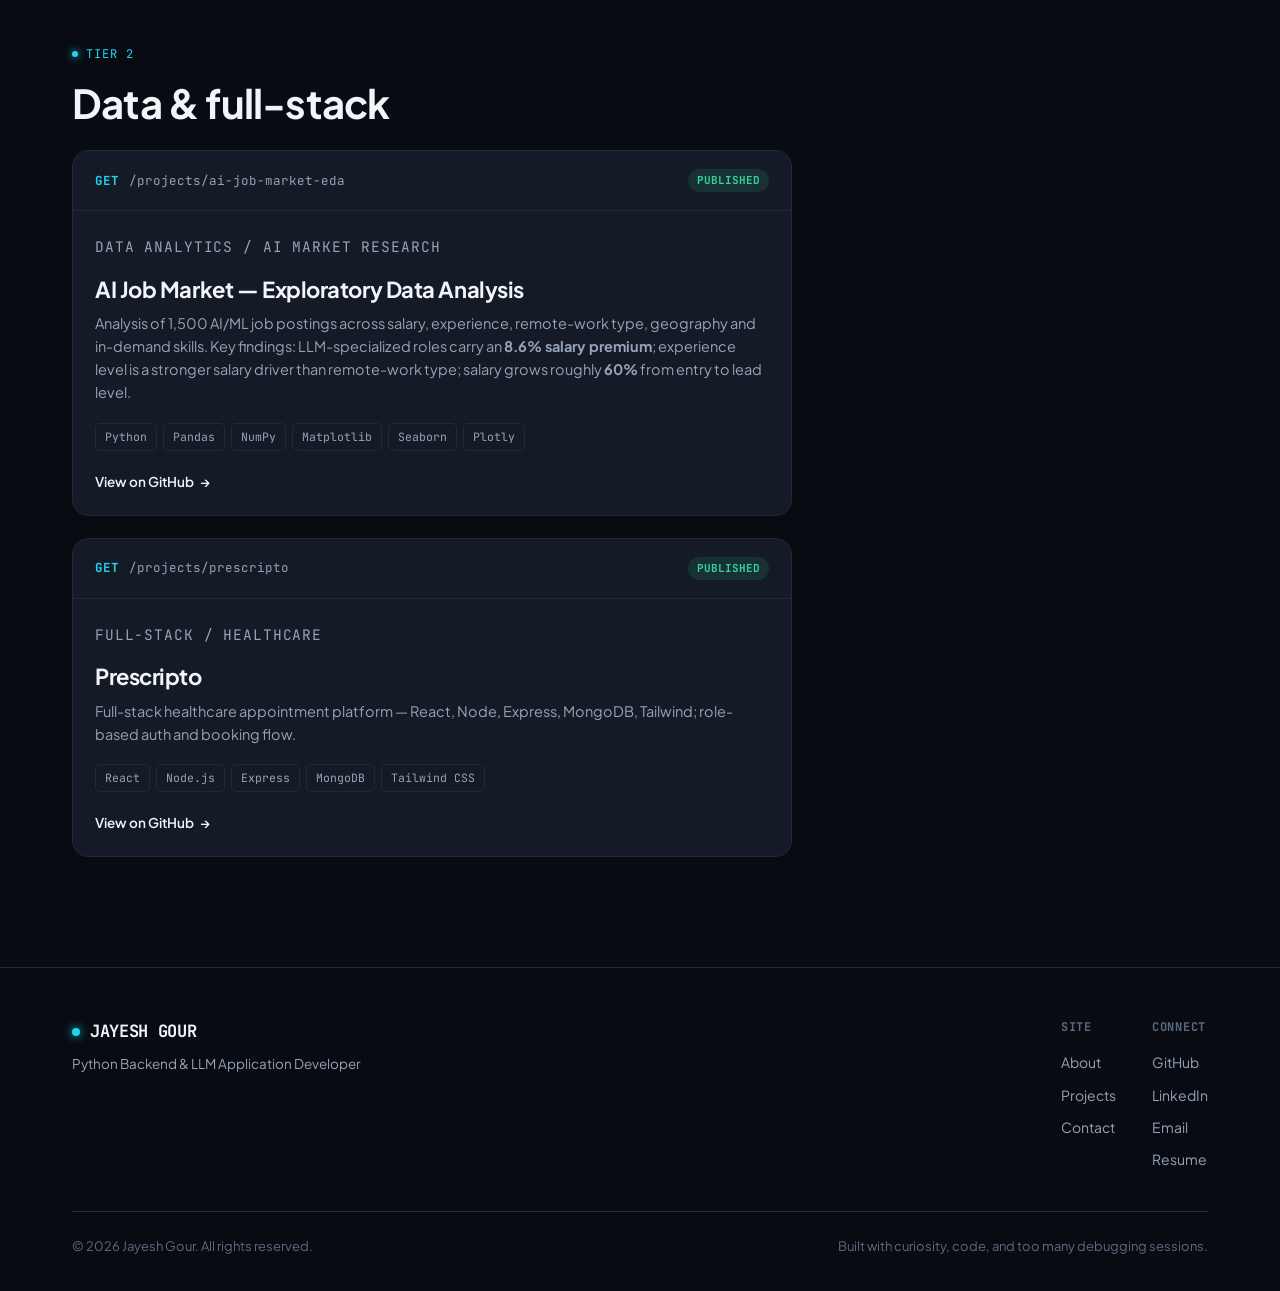
<file: projects.html>
<!DOCTYPE html>
<html lang="en">
<head>
<meta charset="UTF-8">
<meta name="viewport" content="width=device-width, initial-scale=1.0">
<title>Projects | Jayesh Gour</title>
<meta name="description" content="Projects by Jayesh Gour — Gwen (local-first AI assistant), Momentum AI, TalkRight, AI Job Market EDA, and Prescripto. Python, FastAPI, LLM, RAG, MERN stack.">
<link rel="canonical" href="https://jayeshgour.vercel.app/projects.html">
<meta property="og:title" content="Projects | Jayesh Gour">
<meta property="og:description" content="LLM applications, FastAPI backends, and data projects by Jayesh Gour — Gwen, Momentum AI, TalkRight, AI Job Market EDA, Prescripto.">
<meta property="og:type" content="website">
<meta property="og:url" content="https://jayeshgour.vercel.app/projects.html">
<meta property="og:image" content="https://jayeshgour.vercel.app/images/jayesh-gour.jpg">
<meta name="twitter:card" content="summary_large_image">
<link rel="icon" href="favicon.svg" type="image/svg+xml">
<link rel="preconnect" href="https://fonts.googleapis.com">
<link rel="preconnect" href="https://fonts.gstatic.com" crossorigin>
<link href="https://fonts.googleapis.com/css2?family=Plus+Jakarta+Sans:wght@400;500;600;700;800&family=JetBrains+Mono:wght@400;500;600;700&display=swap" rel="stylesheet">
<link rel="stylesheet" href="css/style.css">
</head>
<body>

<div class="bg-grid"></div>

<nav class="navbar">
  <div class="container">
    <a href="index.html" class="nav-logo"><span class="dot"></span>JG</a>
    <button class="nav-toggle" aria-label="Toggle menu"><span></span><span></span><span></span></button>
    <ul class="nav-links">
      <li><a href="index.html" data-nav="/">Home</a></li>
      <li><a href="about.html" data-nav="/about.html">About</a></li>
      <li><a href="projects.html" data-nav="/projects.html">Projects</a></li>
      <li><a href="contact.html" data-nav="/contact.html">Contact</a></li>
      <li><a href="contact.html" class="nav-cta mobile-cta">Let's Connect &rarr;</a></li>
    </ul>
    <div class="nav-actions">
      <a href="resume/Jayesh_Gour_Resume.pdf" target="_blank" rel="noopener" download class="btn btn-ghost nav-resume" aria-label="Download Jayesh Gour's resume PDF">Download Resume</a>
      <a href="contact.html" class="nav-cta">Let's Connect &rarr;</a>
    </div>
  </div>
</nav>

<header class="hero" style="padding-bottom: 40px;">
  <div class="container">
    <p class="eyebrow reveal in-view">Selected work</p>
    <h1 class="reveal in-view" style="font-size: clamp(32px, 4.5vw, 52px); max-width: 780px;">Projects, ordered by <span class="text-gradient">where I'm headed.</span></h1>
    <p class="hero-sub reveal in-view" style="max-width: 640px;">AI/LLM work first, since that's the direction I'm building toward &mdash; followed by the full-stack and data work that got me here.</p>
  </div>
</header>

<!-- TIER 1 -->
<section class="section" style="border-top: none; padding-top: 20px;">
  <div class="container">
    <p class="eyebrow">Tier 1</p>
    <h2 class="section-title reveal">Featured &mdash; AI &amp; LLM applications</h2>

    <div class="project-grid reveal-group" style="margin-top: 24px;">

      <!-- Gwen — first, top of Tier 1 -->
      <div class="project-card">
        <div class="project-head">
          <span class="req-line"><span class="req-method">GET</span> /projects/gwen</span>
          <span class="status-pill local">LOCAL-FIRST</span>
        </div>
        <div class="project-body">
          <p class="project-tier">Generative AI / LLM Orchestration / RAG</p>
          <h3>Gwen</h3>
          <p>A personal AI assistant that runs on local models and routes each request to the right one. Built with Google ADK and Ollama &mdash; breaks requests into structured tasks with dependency handling, RAG over personal documents with ChromaDB, long-term memory in PostgreSQL, and tools for calculation, weather, and web search.</p>
          <div class="tech-badges">
            <span class="tech-badge">Python</span><span class="tech-badge">Google ADK</span><span class="tech-badge">Ollama</span><span class="tech-badge">FastAPI</span><span class="tech-badge">PostgreSQL</span><span class="tech-badge">SQLAlchemy</span><span class="tech-badge">ChromaDB</span><span class="tech-badge">Streamlit</span>
          </div>
          <div class="project-links">
            <a href="projects/gwen.html">View details <span class="arrow">&rarr;</span></a>
            <a href="[PLACEHOLDER: repo URL]" target="_blank" rel="noopener">GitHub</a>
          </div>
        </div>
      </div>

      <div class="project-card">
        <div class="project-head">
          <span class="req-line"><span class="req-method">GET</span> /projects/momentum-ai</span>
          <span class="status-pill live">LIVE</span>
        </div>
        <div class="project-body">
          <p class="project-tier">AI / Full-Stack / Productivity</p>
          <h3>Momentum AI</h3>
          <p>An AI accountability coach. Goal-setting onboarding, daily journaling, and Gemini-generated feedback that compares today against yesterday &mdash; built on a real relational schema (User, UserProfile, DiaryEntry) with SQLAlchemy relationships, foreign keys and cascade deletes.</p>
          <div class="tech-badges">
            <span class="tech-badge">FastAPI</span><span class="tech-badge">SQLAlchemy</span><span class="tech-badge">SQLite</span><span class="tech-badge">Gemini</span><span class="tech-badge">Streamlit</span>
          </div>
          <div class="project-links">
            <a href="projects/momentum-ai.html">View details <span class="arrow">&rarr;</span></a>
            <a href="https://github.com/jayesh-gour/Momentum-AI" target="_blank" rel="noopener">GitHub</a>
            <a href="https://momentum-ai-jg.streamlit.app/" target="_blank" rel="noopener">Live Demo</a>
          </div>
        </div>
      </div>

      <div class="project-card">
        <div class="project-head">
          <span class="req-line"><span class="req-method">GET</span> /projects/talkright</span>
          <span class="status-pill live">LIVE</span>
        </div>
        <div class="project-body">
          <p class="project-tier">Generative AI / NLP / Chatbot</p>
          <h3>TalkRight</h3>
          <p>An English correction chatbot that fixes grammar and phrasing in a warm, encouraging tone instead of a strict-teacher one. Demonstrates real LLM API integration, iterative few-shot prompting, and production debugging.</p>
          <div class="tech-badges">
            <span class="tech-badge">FastAPI</span><span class="tech-badge">Gemini API</span><span class="tech-badge">Streamlit</span><span class="tech-badge">Prompt Engineering</span>
          </div>
          <div class="project-links">
            <a href="projects/talkright.html">View details <span class="arrow">&rarr;</span></a>
            <a href="https://github.com/jayesh-gour/TalkRight" target="_blank" rel="noopener">GitHub</a>
            <a href="https://talkright-ai.streamlit.app/" target="_blank" rel="noopener">Live Demo</a>
          </div>
        </div>
      </div>

    </div>
  </div>
</section>

<!-- TIER 2 -->
<section class="section">
  <div class="container">
    <p class="eyebrow">Tier 2</p>
    <h2 class="section-title reveal">Data &amp; full-stack</h2>

    <div class="project-grid single-col reveal-group" style="margin-top: 24px;">

      <!-- AI Job Market EDA -->
      <div class="project-card" style="max-width: 720px;">
        <div class="project-head">
          <span class="req-line"><span class="req-method">GET</span> /projects/ai-job-market-eda</span>
          <span class="status-pill live">PUBLISHED</span>
        </div>
        <div class="project-body">
          <p class="project-tier">Data Analytics / AI Market Research</p>
          <h3>AI Job Market &mdash; Exploratory Data Analysis</h3>
          <p>Analysis of 1,500 AI/ML job postings across salary, experience, remote-work type, geography and in-demand skills. Key findings: LLM-specialized roles carry an <strong>8.6% salary premium</strong>; experience level is a stronger salary driver than remote-work type; salary grows roughly <strong>60%</strong> from entry to lead level.</p>
          <!-- <p style="font-size: 14px; color: var(--text-muted); margin-top: 8px;"><em>Dataset: [PLACEHOLDER: dataset name/link and any limitation]</em></p> -->
          <div class="tech-badges">
            <span class="tech-badge">Python</span><span class="tech-badge">Pandas</span><span class="tech-badge">NumPy</span><span class="tech-badge">Matplotlib</span><span class="tech-badge">Seaborn</span><span class="tech-badge">Plotly</span>
          </div>
          <div class="project-links">
            <a href="https://github.com/jayesh-gour/AI-Job-Market-EDA" target="_blank" rel="noopener">View on GitHub <span class="arrow">&rarr;</span></a>
          </div>
        </div>
      </div>

      <!-- Prescripto -->
      <div class="project-card" style="max-width: 720px;">
        <div class="project-head">
          <span class="req-line"><span class="req-method">GET</span> /projects/prescripto</span>
          <span class="status-pill live">PUBLISHED</span>
        </div>
        <div class="project-body">
          <p class="project-tier">Full-Stack / Healthcare</p>
          <h3>Prescripto</h3>
          <p>Full-stack healthcare appointment platform &mdash; React, Node, Express, MongoDB, Tailwind; role-based auth and booking flow.</p>
          <!-- [PLACEHOLDER: add live demo link here if a live URL becomes available] -->
          <div class="tech-badges">
            <span class="tech-badge">React</span><span class="tech-badge">Node.js</span><span class="tech-badge">Express</span><span class="tech-badge">MongoDB</span><span class="tech-badge">Tailwind CSS</span>
          </div>
          <div class="project-links">
            <a href="https://github.com/jayesh-gour/Prescripto" target="_blank" rel="noopener">View on GitHub <span class="arrow">&rarr;</span></a>
          </div>
        </div>
      </div>

    </div>
  </div>
</section>

<footer>
  <div class="container">
    <div class="footer-top">
      <div class="footer-brand">
        <a href="index.html" class="nav-logo"><span class="dot"></span>JAYESH GOUR</a>
        <p>Python Backend &amp; LLM Application Developer</p>
      </div>
      <div class="footer-links">
        <div class="footer-col">
          <h5>Site</h5>
          <a href="about.html">About</a>
          <a href="projects.html">Projects</a>
          <a href="contact.html">Contact</a>
        </div>
        <div class="footer-col">
          <h5>Connect</h5>
          <a href="https://github.com/jayesh-gour" target="_blank" rel="noopener">GitHub</a>
          <a href="https://www.linkedin.com/in/jayesh-gour/" target="_blank" rel="noopener">LinkedIn</a>
          <a href="mailto:gourjayesh47@gmail.com">Email</a>
          <a href="resume/Jayesh_Gour_Resume.pdf" target="_blank" rel="noopener" download aria-label="Download resume PDF">Resume</a>
        </div>
      </div>
    </div>
    <div class="footer-bottom">
      <span>&copy; 2026 Jayesh Gour. All rights reserved.</span>
      <span>Built with curiosity, code, and too many debugging sessions.</span>
    </div>
  </div>
</footer>

<script src="js/script.js"></script>
</body>
</html>
</file>
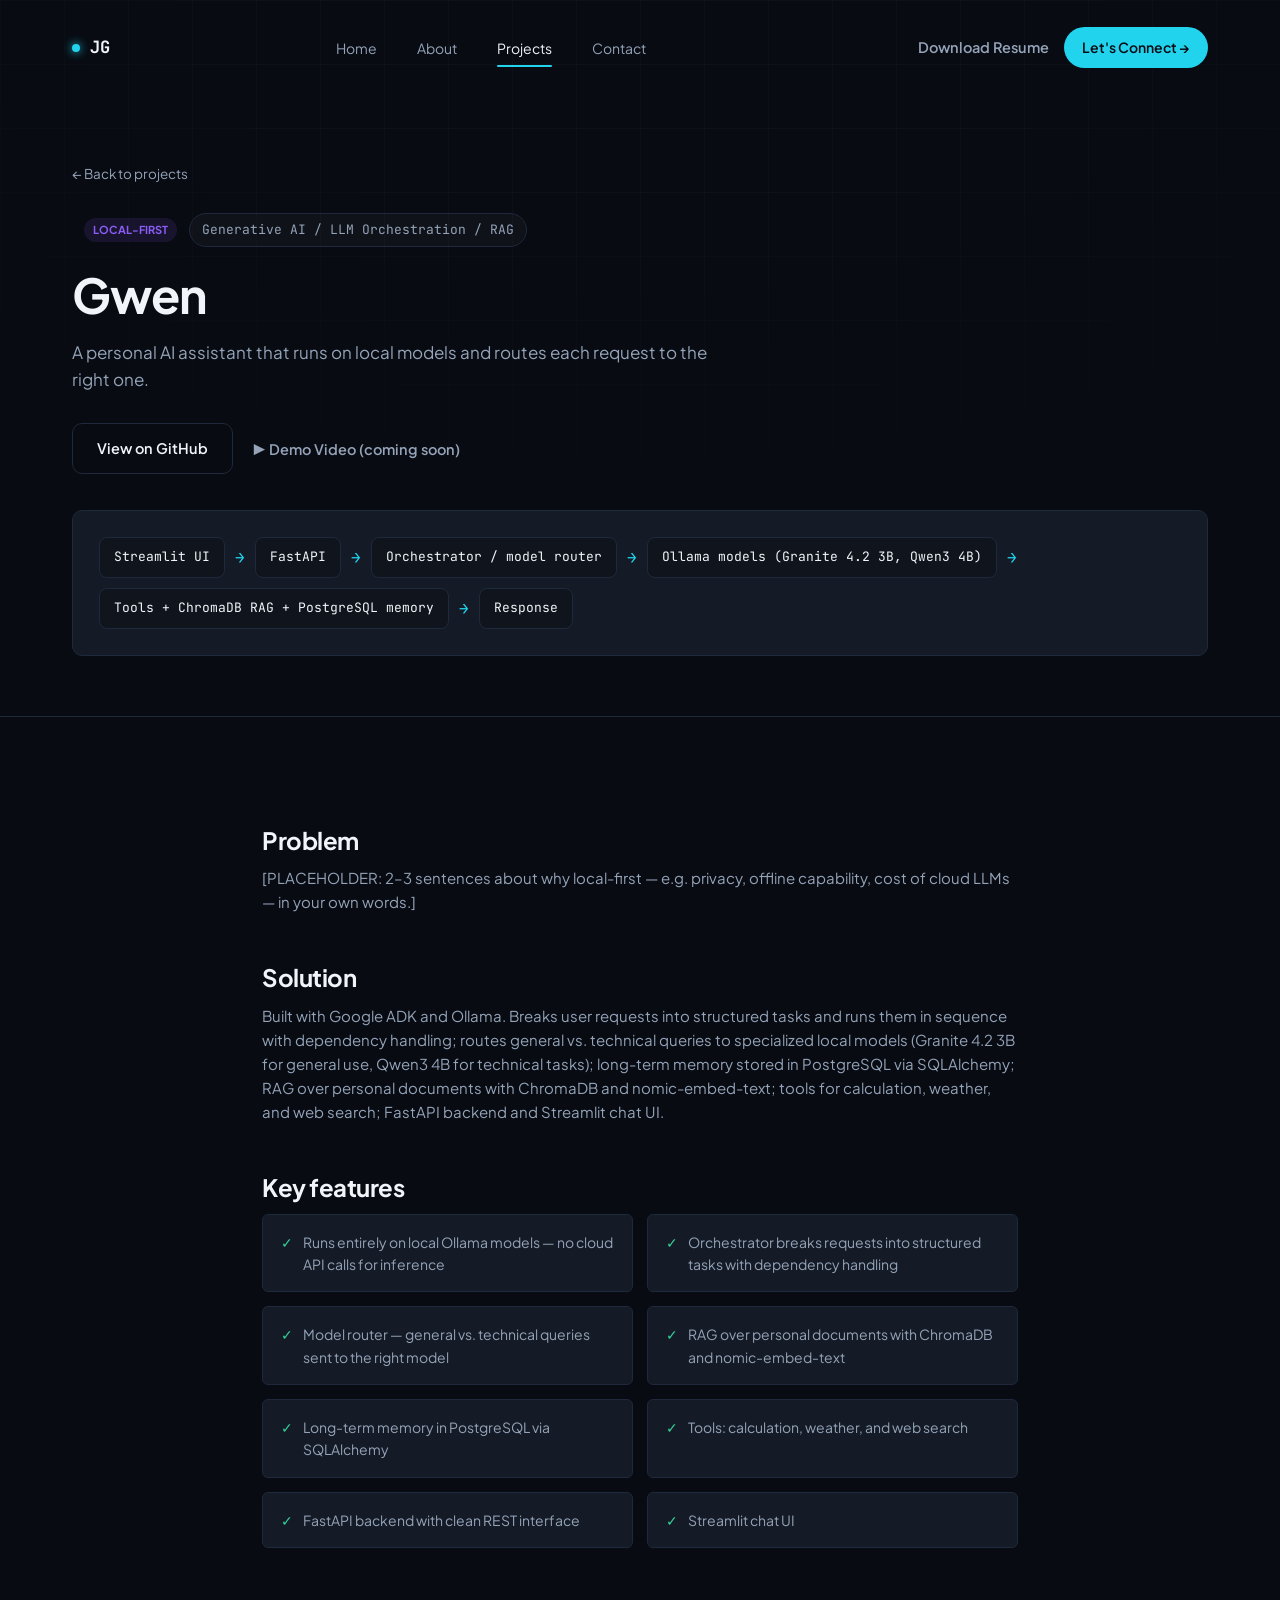
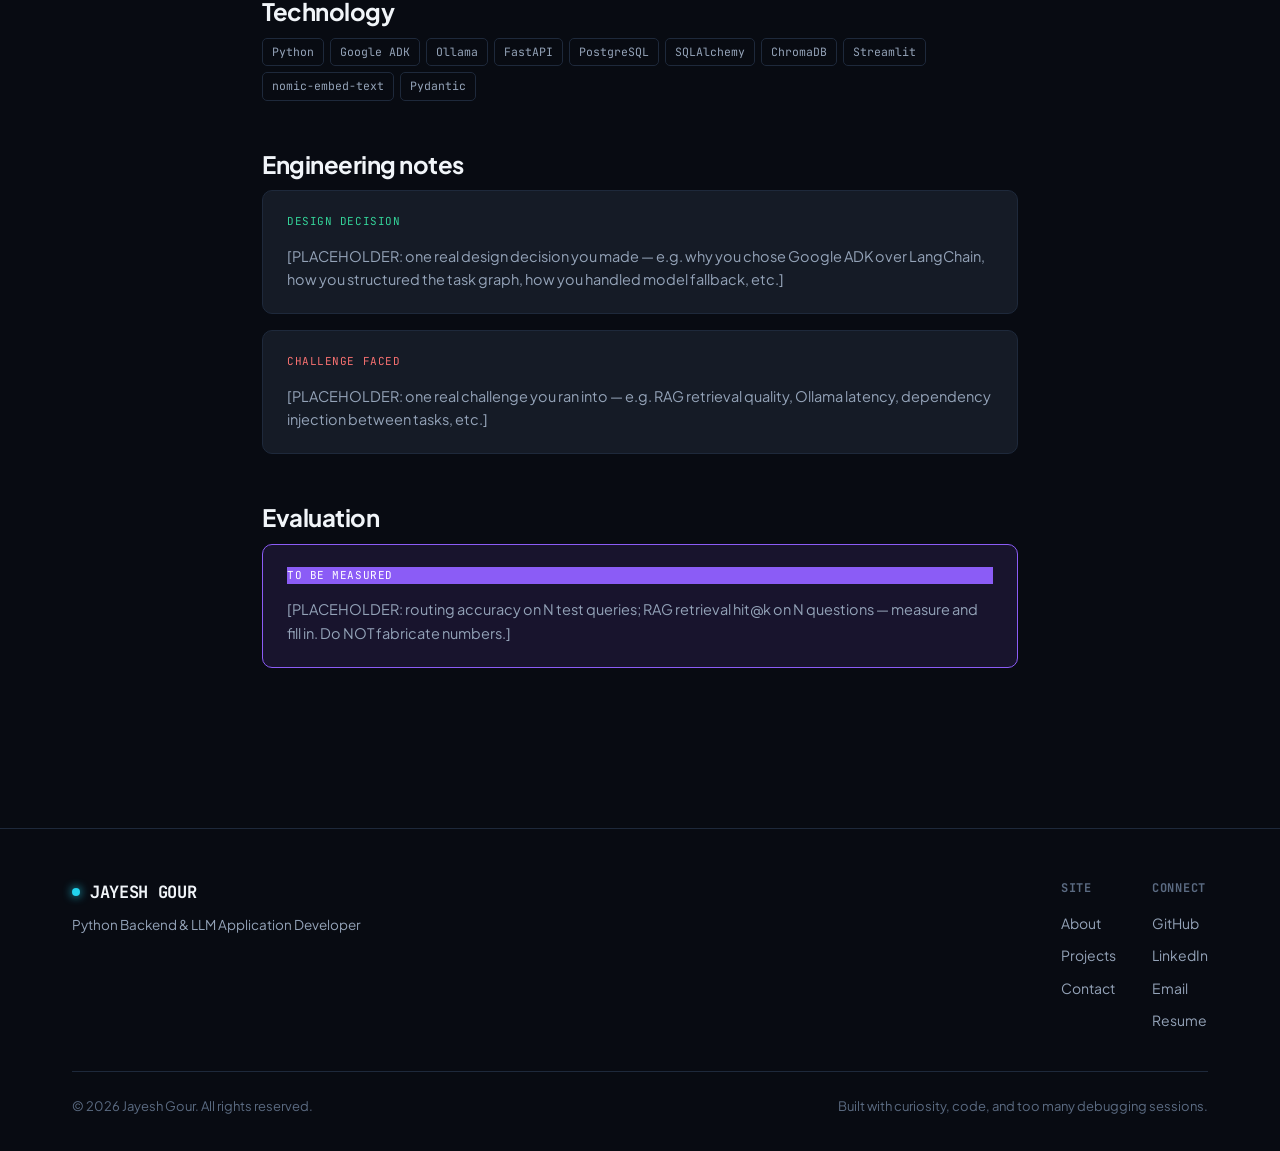
<file: projects/gwen.html>
<!DOCTYPE html>
<html lang="en">
<head>
<meta charset="UTF-8">
<meta name="viewport" content="width=device-width, initial-scale=1.0">
<title>Gwen &mdash; Local-First Personal AI Assistant | Jayesh Gour</title>
<meta name="description" content="Gwen &mdash; a personal AI assistant that runs on local models (Ollama), routes requests with Google ADK, uses ChromaDB RAG over personal documents, and stores long-term memory in PostgreSQL.">
<link rel="canonical" href="https://jayeshgour.vercel.app/projects/gwen.html">
<meta property="og:title" content="Gwen &mdash; Local-First Personal AI Assistant | Jayesh Gour">
<meta property="og:description" content="A personal AI assistant running on local Ollama models with Google ADK orchestration, ChromaDB RAG, PostgreSQL memory, and a FastAPI + Streamlit interface.">
<meta property="og:type" content="website">
<meta property="og:url" content="https://jayeshgour.vercel.app/projects/gwen.html">
<meta property="og:image" content="[PLACEHOLDER: https://jayeshgour.vercel.app/images/og-gwen.png — add project screenshot; falls back to profile image below]">
<meta property="og:image" content="https://jayeshgour.vercel.app/images/jayesh-gour.jpg">
<link rel="icon" href="../favicon.svg" type="image/svg+xml">
<link rel="preconnect" href="https://fonts.googleapis.com">
<link rel="preconnect" href="https://fonts.gstatic.com" crossorigin>
<link href="https://fonts.googleapis.com/css2?family=Plus+Jakarta+Sans:wght@400;500;600;700;800&family=JetBrains+Mono:wght@400;500;600;700&display=swap" rel="stylesheet">
<link rel="stylesheet" href="../css/style.css">
</head>
<body>

<div class="bg-grid"></div>

<nav class="navbar">
  <div class="container">
    <a href="../index.html" class="nav-logo"><span class="dot"></span>JG</a>
    <button class="nav-toggle" aria-label="Toggle menu"><span></span><span></span><span></span></button>
    <ul class="nav-links">
      <li><a href="../index.html">Home</a></li>
      <li><a href="../about.html">About</a></li>
      <li><a href="../projects.html" class="active">Projects</a></li>
      <li><a href="../contact.html">Contact</a></li>
      <li><a href="../contact.html" class="nav-cta mobile-cta">Let's Connect &rarr;</a></li>
    </ul>
    <div class="nav-actions">
      <a href="../resume/Jayesh_Gour_Resume.pdf" target="_blank" rel="noopener" download class="btn btn-ghost nav-resume" aria-label="Download Jayesh Gour's resume PDF">Download Resume</a>
      <a href="../contact.html" class="nav-cta">Let's Connect &rarr;</a>
    </div>
  </div>
</nav>

<header class="detail-hero">
  <div class="container">
    <a href="../projects.html" class="detail-back">&larr; Back to projects</a>
    <div class="detail-meta-row">
      <span class="status-pill local">LOCAL-FIRST</span>
      <span class="badge mono">Generative AI / LLM Orchestration / RAG</span>
    </div>
    <h1>Gwen</h1>
    <p class="lead">A personal AI assistant that runs on local models and routes each request to the right one.</p>

    <div class="btn-row">
      <!-- [PLACEHOLDER: replace the two placeholders below with your real repo URL and demo video URL] -->
      <a href="[PLACEHOLDER: repo URL]" target="_blank" rel="noopener" class="btn btn-secondary">View on GitHub</a>
      <button class="btn btn-ghost" disabled aria-label="Demo video coming soon">&#9654; Demo Video (coming soon)</button>
    </div>

    <div class="arch-flow reveal in-view">
      <span class="arch-node">Streamlit UI</span><span class="arch-arrow">&rarr;</span>
      <span class="arch-node">FastAPI</span><span class="arch-arrow">&rarr;</span>
      <span class="arch-node">Orchestrator / model router</span><span class="arch-arrow">&rarr;</span>
      <span class="arch-node">Ollama models (Granite 4.2 3B, Qwen3 4B)</span><span class="arch-arrow">&rarr;</span>
      <span class="arch-node">Tools + ChromaDB RAG + PostgreSQL memory</span><span class="arch-arrow">&rarr;</span>
      <span class="arch-node">Response</span>
    </div>
  </div>
</header>

<section class="section">
  <div class="container" style="max-width: 820px;">

    <div class="reveal" style="margin-bottom: 50px;">
      <h2 class="section-title" style="font-size: 24px;">Problem</h2>
      <p style="color: var(--text-secondary); font-size: 15px;">
        [PLACEHOLDER: 2&ndash;3 sentences about why local-first &mdash; e.g. privacy, offline capability, cost of cloud LLMs &mdash; in your own words.]
      </p>
    </div>

    <div class="reveal" style="margin-bottom: 50px;">
      <h2 class="section-title" style="font-size: 24px;">Solution</h2>
      <p style="color: var(--text-secondary); font-size: 15px;">
        Built with Google ADK and Ollama. Breaks user requests into structured tasks and runs them in sequence with dependency handling; routes general vs. technical queries to specialized local models (Granite 4.2 3B for general use, Qwen3 4B for technical tasks); long-term memory stored in PostgreSQL via SQLAlchemy; RAG over personal documents with ChromaDB and nomic-embed-text; tools for calculation, weather, and web search; FastAPI backend and Streamlit chat UI.
      </p>
    </div>

    <div class="reveal" style="margin-bottom: 50px;">
      <h2 class="section-title" style="font-size: 24px;">Key features</h2>
      <div class="feature-grid">
        <div class="feature-item"><span class="check">&#10003;</span>Runs entirely on local Ollama models &mdash; no cloud API calls for inference</div>
        <div class="feature-item"><span class="check">&#10003;</span>Orchestrator breaks requests into structured tasks with dependency handling</div>
        <div class="feature-item"><span class="check">&#10003;</span>Model router &mdash; general vs. technical queries sent to the right model</div>
        <div class="feature-item"><span class="check">&#10003;</span>RAG over personal documents with ChromaDB and nomic-embed-text</div>
        <div class="feature-item"><span class="check">&#10003;</span>Long-term memory in PostgreSQL via SQLAlchemy</div>
        <div class="feature-item"><span class="check">&#10003;</span>Tools: calculation, weather, and web search</div>
        <div class="feature-item"><span class="check">&#10003;</span>FastAPI backend with clean REST interface</div>
        <div class="feature-item"><span class="check">&#10003;</span>Streamlit chat UI</div>
      </div>
    </div>

    <div class="reveal" style="margin-bottom: 50px;">
      <h2 class="section-title" style="font-size: 24px;">Technology</h2>
      <div class="tech-badges">
        <span class="tech-badge">Python</span><span class="tech-badge">Google ADK</span><span class="tech-badge">Ollama</span><span class="tech-badge">FastAPI</span><span class="tech-badge">PostgreSQL</span><span class="tech-badge">SQLAlchemy</span><span class="tech-badge">ChromaDB</span><span class="tech-badge">Streamlit</span><span class="tech-badge">nomic-embed-text</span><span class="tech-badge">Pydantic</span>
      </div>
    </div>

    <div class="reveal" style="margin-bottom: 50px;">
      <h2 class="section-title" style="font-size: 24px;">Engineering notes</h2>
      <div class="challenge-card">
        <p class="tag solution">Design decision</p>
        <p>[PLACEHOLDER: one real design decision you made &mdash; e.g. why you chose Google ADK over LangChain, how you structured the task graph, how you handled model fallback, etc.]</p>
      </div>
      <div class="challenge-card">
        <p class="tag problem">Challenge faced</p>
        <p>[PLACEHOLDER: one real challenge you ran into &mdash; e.g. RAG retrieval quality, Ollama latency, dependency injection between tasks, etc.]</p>
      </div>
    </div>

    <!-- Evaluation -->
    <div class="reveal" style="margin-bottom: 50px;">
      <h2 class="section-title" style="font-size: 24px;">Evaluation</h2>
      <div class="challenge-card" style="border-color: var(--accent-violet); background: var(--accent-violet-dim);">
        <p class="tag" style="background: var(--accent-violet); color: #fff;">To be measured</p>
        <p>[PLACEHOLDER: routing accuracy on N test queries; RAG retrieval hit@k on N questions &mdash; measure and fill in. Do NOT fabricate numbers.]</p>
      </div>
    </div>

  </div>
</section>

<footer>
  <div class="container">
    <div class="footer-top">
      <div class="footer-brand">
        <a href="../index.html" class="nav-logo"><span class="dot"></span>JAYESH GOUR</a>
        <p>Python Backend &amp; LLM Application Developer</p>
      </div>
      <div class="footer-links">
        <div class="footer-col">
          <h5>Site</h5>
          <a href="../about.html">About</a>
          <a href="../projects.html">Projects</a>
          <a href="../contact.html">Contact</a>
        </div>
        <div class="footer-col">
          <h5>Connect</h5>
          <a href="https://github.com/jayesh-gour" target="_blank" rel="noopener">GitHub</a>
          <a href="https://www.linkedin.com/in/jayesh-gour/" target="_blank" rel="noopener">LinkedIn</a>
          <a href="mailto:gourjayesh47@gmail.com">Email</a>
          <a href="../resume/Jayesh_Gour_Resume.pdf" target="_blank" rel="noopener" download aria-label="Download resume PDF">Resume</a>
        </div>
      </div>
    </div>
    <div class="footer-bottom">
      <span>&copy; 2026 Jayesh Gour. All rights reserved.</span>
      <span>Built with curiosity, code, and too many debugging sessions.</span>
    </div>
  </div>
</footer>

<script src="../js/script.js"></script>
</body>
</html>
</file>
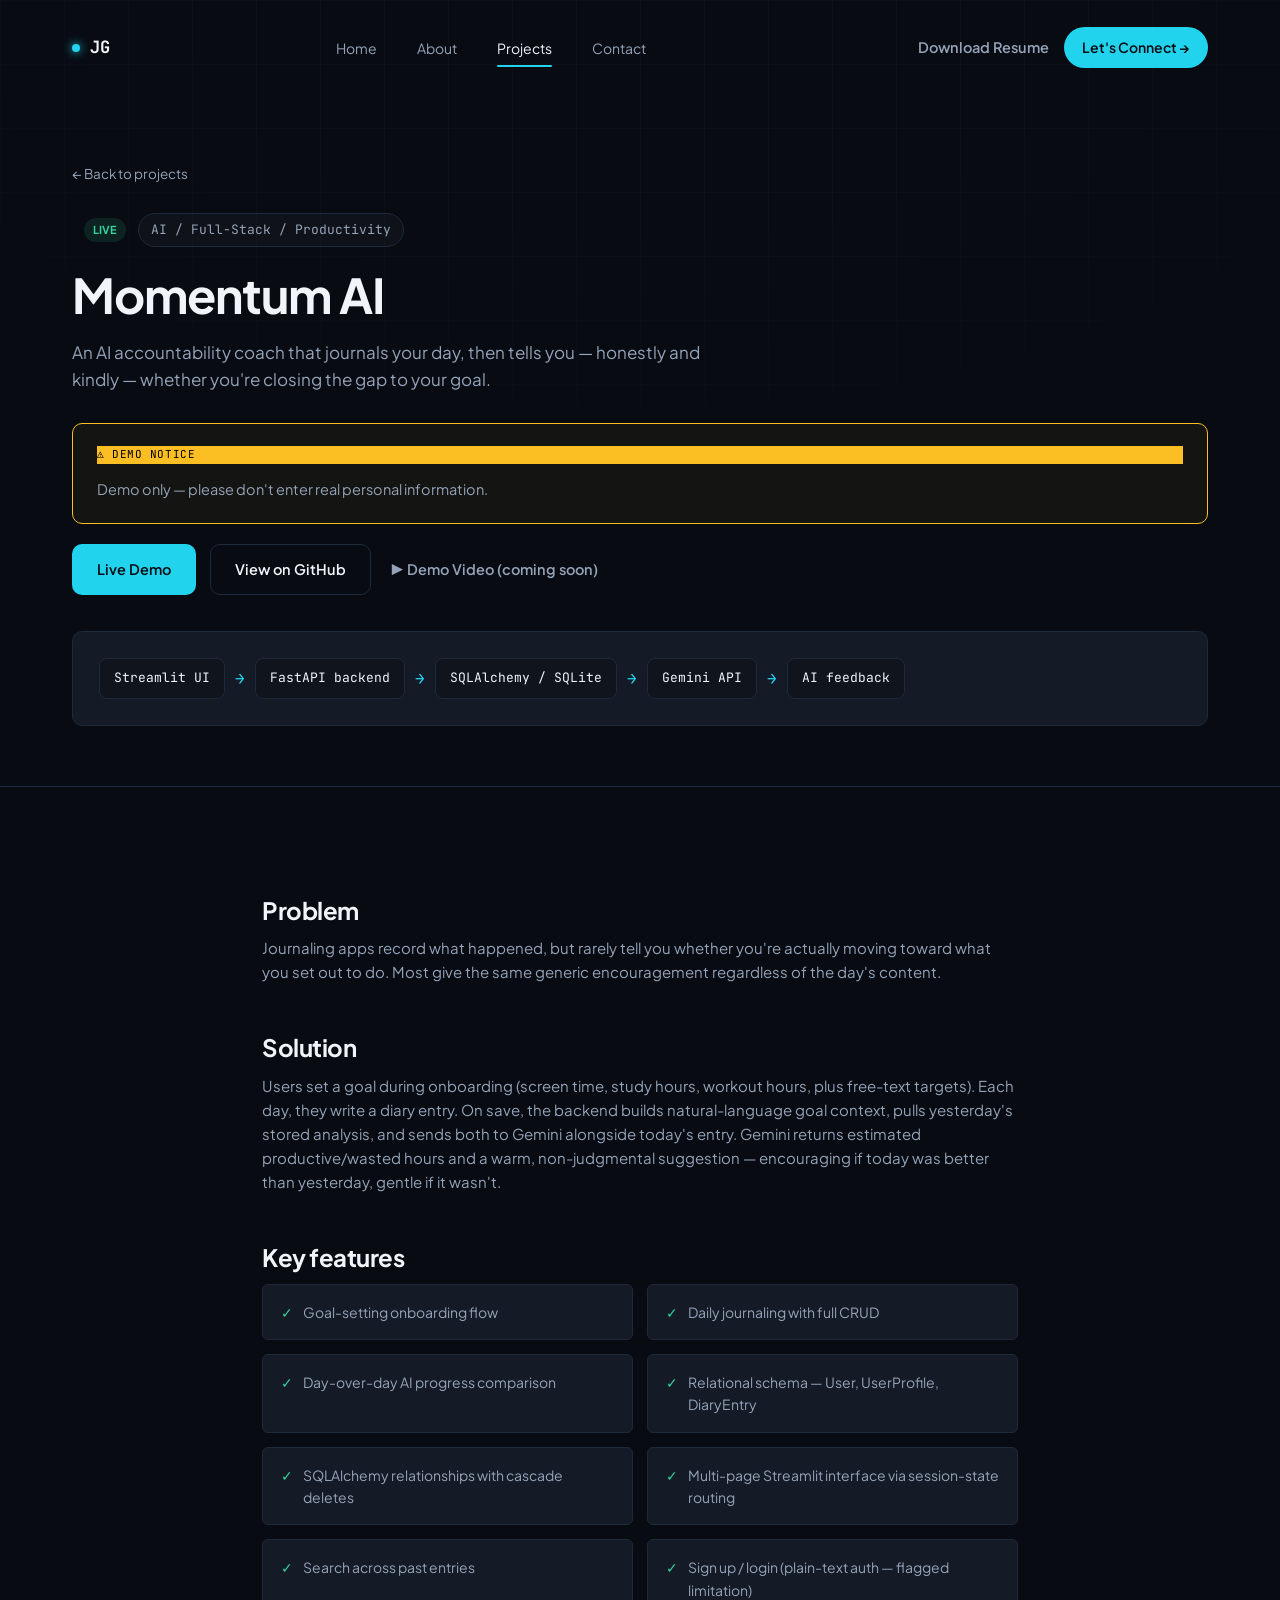
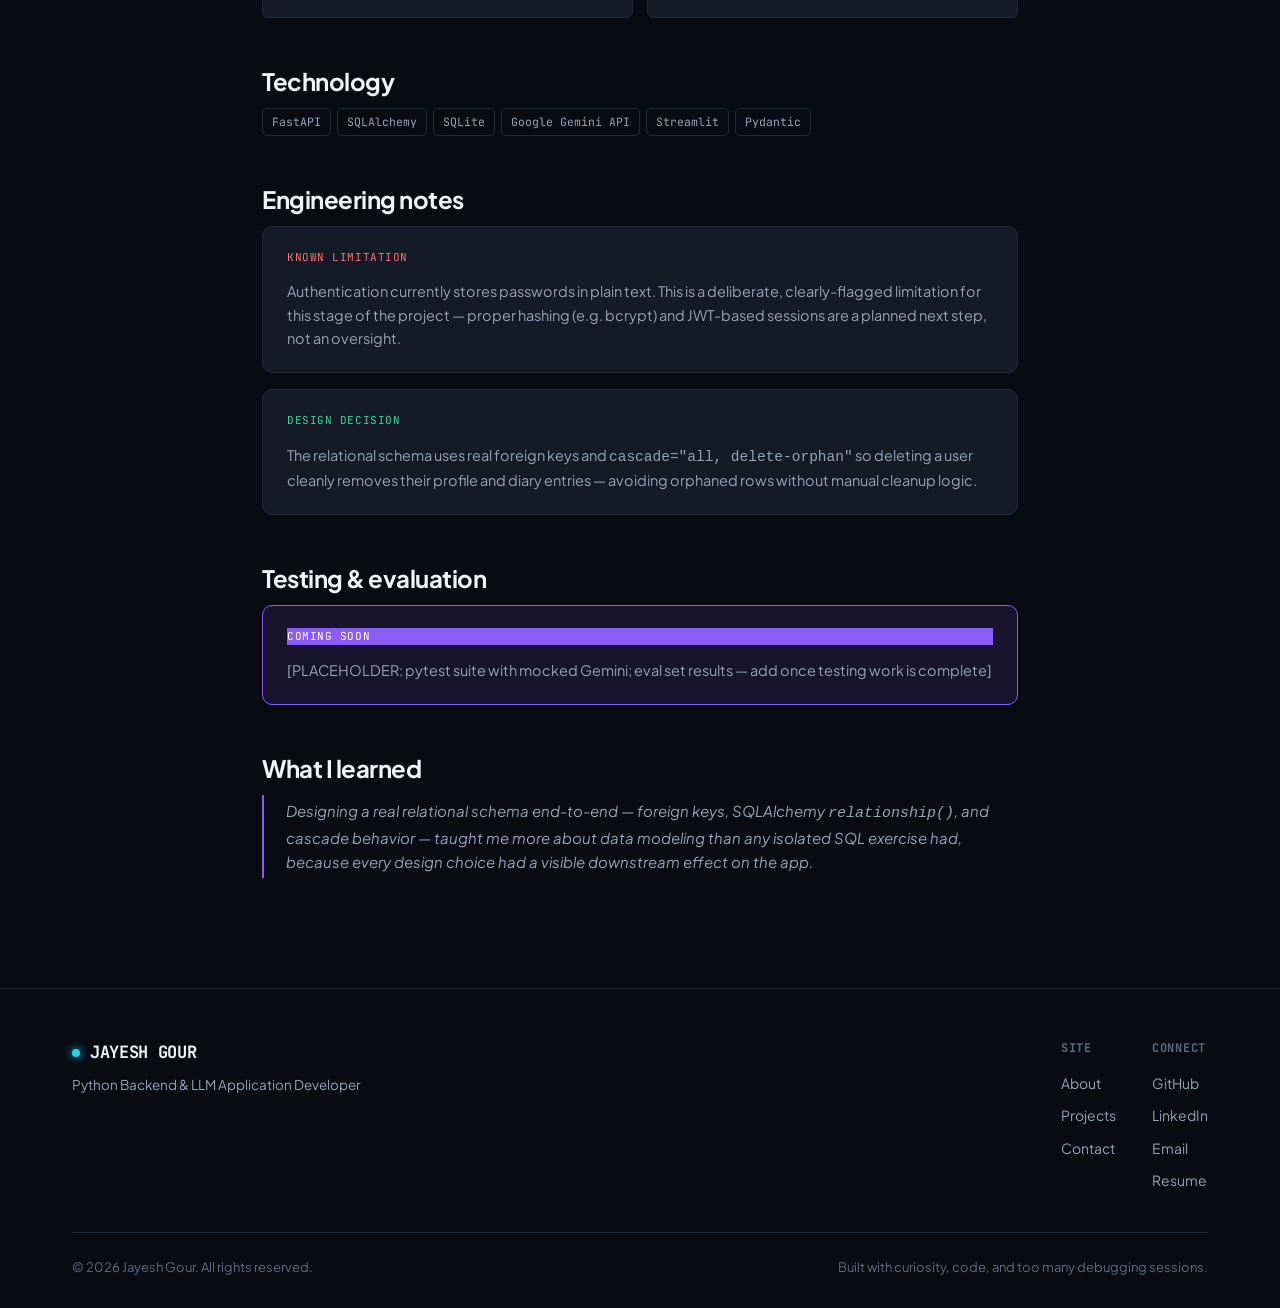
<file: projects/momentum-ai.html>
<!DOCTYPE html>
<html lang="en">
<head>
<meta charset="UTF-8">
<meta name="viewport" content="width=device-width, initial-scale=1.0">
<title>Momentum AI | Jayesh Gour</title>
<meta name="description" content="Momentum AI &mdash; an AI accountability coach built with FastAPI, SQLAlchemy and Google Gemini, comparing daily journal entries against yesterday's progress.">
<link rel="canonical" href="https://jayeshgour.vercel.app/projects/momentum-ai.html">
<meta property="og:title" content="Momentum AI | Jayesh Gour">
<meta property="og:description" content="An AI accountability coach built with FastAPI, SQLAlchemy and Google Gemini.">
<meta property="og:type" content="website">
<meta property="og:url" content="https://jayeshgour.vercel.app/projects/momentum-ai.html">
<meta property="og:image" content="[PLACEHOLDER: https://jayeshgour.vercel.app/images/og-momentum-ai.png — add project screenshot; falls back to profile image below]">
<meta property="og:image" content="https://jayeshgour.vercel.app/images/jayesh-gour.jpg">
<link rel="icon" href="../favicon.svg" type="image/svg+xml">
<link rel="preconnect" href="https://fonts.googleapis.com">
<link rel="preconnect" href="https://fonts.gstatic.com" crossorigin>
<link href="https://fonts.googleapis.com/css2?family=Plus+Jakarta+Sans:wght@400;500;600;700;800&family=JetBrains+Mono:wght@400;500;600;700&display=swap" rel="stylesheet">
<link rel="stylesheet" href="../css/style.css">
</head>
<body>

<div class="bg-grid"></div>

<nav class="navbar">
  <div class="container">
    <a href="../index.html" class="nav-logo"><span class="dot"></span>JG</a>
    <button class="nav-toggle" aria-label="Toggle menu"><span></span><span></span><span></span></button>
    <ul class="nav-links">
      <li><a href="../index.html">Home</a></li>
      <li><a href="../about.html">About</a></li>
      <li><a href="../projects.html" class="active">Projects</a></li>
      <li><a href="../contact.html">Contact</a></li>
      <li><a href="../contact.html" class="nav-cta mobile-cta">Let's Connect &rarr;</a></li>
    </ul>
    <div class="nav-actions">
      <a href="../resume/Jayesh_Gour_Resume.pdf" target="_blank" rel="noopener" download class="btn btn-ghost nav-resume" aria-label="Download Jayesh Gour's resume PDF">Download Resume</a>
      <a href="../contact.html" class="nav-cta">Let's Connect &rarr;</a>
    </div>
  </div>
</nav>

<header class="detail-hero">
  <div class="container">
    <a href="../projects.html" class="detail-back">&larr; Back to projects</a>
    <div class="detail-meta-row">
      <span class="status-pill live">LIVE</span>
      <span class="badge mono">AI / Full-Stack / Productivity</span>
    </div>
    <h1>Momentum AI</h1>
    <p class="lead">An AI accountability coach that journals your day, then tells you &mdash; honestly and kindly &mdash; whether you're closing the gap to your goal.</p>

    <!-- Demo notice -->
    <div class="challenge-card" style="margin-bottom: 20px; border-color: var(--warn); background: rgba(251,191,36,0.05);">
      <p class="tag" style="background: var(--warn); color: #000;">&#9888; Demo notice</p>
      <p>Demo only &mdash; please don't enter real personal information.</p>
    </div>

    <div class="btn-row">
      <a href="https://momentum-ai-jg.streamlit.app/" target="_blank" rel="noopener" class="btn btn-primary">Live Demo</a>
      <a href="https://github.com/jayesh-gour/Momentum-AI" target="_blank" rel="noopener" class="btn btn-secondary">View on GitHub</a>
      <!-- [PLACEHOLDER: add demo video URL and replace this placeholder button] -->
      <button class="btn btn-ghost" disabled aria-label="Demo video coming soon">&#9654; Demo Video (coming soon)</button>
    </div>

    <div class="arch-flow reveal in-view">
      <span class="arch-node">Streamlit UI</span><span class="arch-arrow">&rarr;</span>
      <span class="arch-node">FastAPI backend</span><span class="arch-arrow">&rarr;</span>
      <span class="arch-node">SQLAlchemy / SQLite</span><span class="arch-arrow">&rarr;</span>
      <span class="arch-node">Gemini API</span><span class="arch-arrow">&rarr;</span>
      <span class="arch-node">AI feedback</span>
    </div>
  </div>
</header>

<section class="section">
  <div class="container" style="max-width: 820px;">

    <div class="reveal" style="margin-bottom: 50px;">
      <h2 class="section-title" style="font-size: 24px;">Problem</h2>
      <p style="color: var(--text-secondary); font-size: 15px;">Journaling apps record what happened, but rarely tell you whether you're actually moving toward what you set out to do. Most give the same generic encouragement regardless of the day's content.</p>
    </div>

    <div class="reveal" style="margin-bottom: 50px;">
      <h2 class="section-title" style="font-size: 24px;">Solution</h2>
      <p style="color: var(--text-secondary); font-size: 15px;">Users set a goal during onboarding (screen time, study hours, workout hours, plus free-text targets). Each day, they write a diary entry. On save, the backend builds natural-language goal context, pulls yesterday's stored analysis, and sends both to Gemini alongside today's entry. Gemini returns estimated productive/wasted hours and a warm, non-judgmental suggestion &mdash; encouraging if today was better than yesterday, gentle if it wasn't.</p>
    </div>

    <div class="reveal" style="margin-bottom: 50px;">
      <h2 class="section-title" style="font-size: 24px;">Key features</h2>
      <div class="feature-grid">
        <div class="feature-item"><span class="check">&#10003;</span>Goal-setting onboarding flow</div>
        <div class="feature-item"><span class="check">&#10003;</span>Daily journaling with full CRUD</div>
        <div class="feature-item"><span class="check">&#10003;</span>Day-over-day AI progress comparison</div>
        <div class="feature-item"><span class="check">&#10003;</span>Relational schema &mdash; User, UserProfile, DiaryEntry</div>
        <div class="feature-item"><span class="check">&#10003;</span>SQLAlchemy relationships with cascade deletes</div>
        <div class="feature-item"><span class="check">&#10003;</span>Multi-page Streamlit interface via session-state routing</div>
        <div class="feature-item"><span class="check">&#10003;</span>Search across past entries</div>
        <div class="feature-item"><span class="check">&#10003;</span>Sign up / login (plain-text auth &mdash; flagged limitation)</div>
      </div>
    </div>

    <div class="reveal" style="margin-bottom: 50px;">
      <h2 class="section-title" style="font-size: 24px;">Technology</h2>
      <div class="tech-badges">
        <span class="tech-badge">FastAPI</span><span class="tech-badge">SQLAlchemy</span><span class="tech-badge">SQLite</span><span class="tech-badge">Google Gemini API</span><span class="tech-badge">Streamlit</span><span class="tech-badge">Pydantic</span>
      </div>
    </div>

    <div class="reveal" style="margin-bottom: 50px;">
      <h2 class="section-title" style="font-size: 24px;">Engineering notes</h2>
      <div class="challenge-card">
        <p class="tag problem">Known limitation</p>
        <p>Authentication currently stores passwords in plain text. This is a deliberate, clearly-flagged limitation for this stage of the project &mdash; proper hashing (e.g. bcrypt) and JWT-based sessions are a planned next step, not an oversight.</p>
        <!-- [PLACEHOLDER: update the line above to "Fixed: bcrypt hashing + JWT" once that work is complete] -->
      </div>
      <div class="challenge-card">
        <p class="tag solution">Design decision</p>
        <p>The relational schema uses real foreign keys and <code>cascade="all, delete-orphan"</code> so deleting a user cleanly removes their profile and diary entries &mdash; avoiding orphaned rows without manual cleanup logic.</p>
      </div>
    </div>

    <!-- Testing & Evaluation -->
    <div class="reveal" style="margin-bottom: 50px;">
      <h2 class="section-title" style="font-size: 24px;">Testing &amp; evaluation</h2>
      <div class="challenge-card" style="border-color: var(--accent-violet); background: var(--accent-violet-dim);">
        <p class="tag" style="background: var(--accent-violet); color: #fff;">Coming soon</p>
        <p>[PLACEHOLDER: pytest suite with mocked Gemini; eval set results &mdash; add once testing work is complete]</p>
      </div>
    </div>

    <div class="reveal">
      <h2 class="section-title" style="font-size: 24px;">What I learned</h2>
      <p class="learned-box">Designing a real relational schema end-to-end &mdash; foreign keys, SQLAlchemy <code>relationship()</code>, and cascade behavior &mdash; taught me more about data modeling than any isolated SQL exercise had, because every design choice had a visible downstream effect on the app.</p>
    </div>

  </div>
</section>

<footer>
  <div class="container">
    <div class="footer-top">
      <div class="footer-brand">
        <a href="../index.html" class="nav-logo"><span class="dot"></span>JAYESH GOUR</a>
        <p>Python Backend &amp; LLM Application Developer</p>
      </div>
      <div class="footer-links">
        <div class="footer-col">
          <h5>Site</h5>
          <a href="../about.html">About</a>
          <a href="../projects.html">Projects</a>
          <a href="../contact.html">Contact</a>
        </div>
        <div class="footer-col">
          <h5>Connect</h5>
          <a href="https://github.com/jayesh-gour" target="_blank" rel="noopener">GitHub</a>
          <a href="https://www.linkedin.com/in/jayesh-gour/" target="_blank" rel="noopener">LinkedIn</a>
          <a href="mailto:gourjayesh47@gmail.com">Email</a>
          <a href="../resume/Jayesh_Gour_Resume.pdf" target="_blank" rel="noopener" download aria-label="Download resume PDF">Resume</a>
        </div>
      </div>
    </div>
    <div class="footer-bottom">
      <span>&copy; 2026 Jayesh Gour. All rights reserved.</span>
      <span>Built with curiosity, code, and too many debugging sessions.</span>
    </div>
  </div>
</footer>

<script src="../js/script.js"></script>
</body>
</html>
</file>
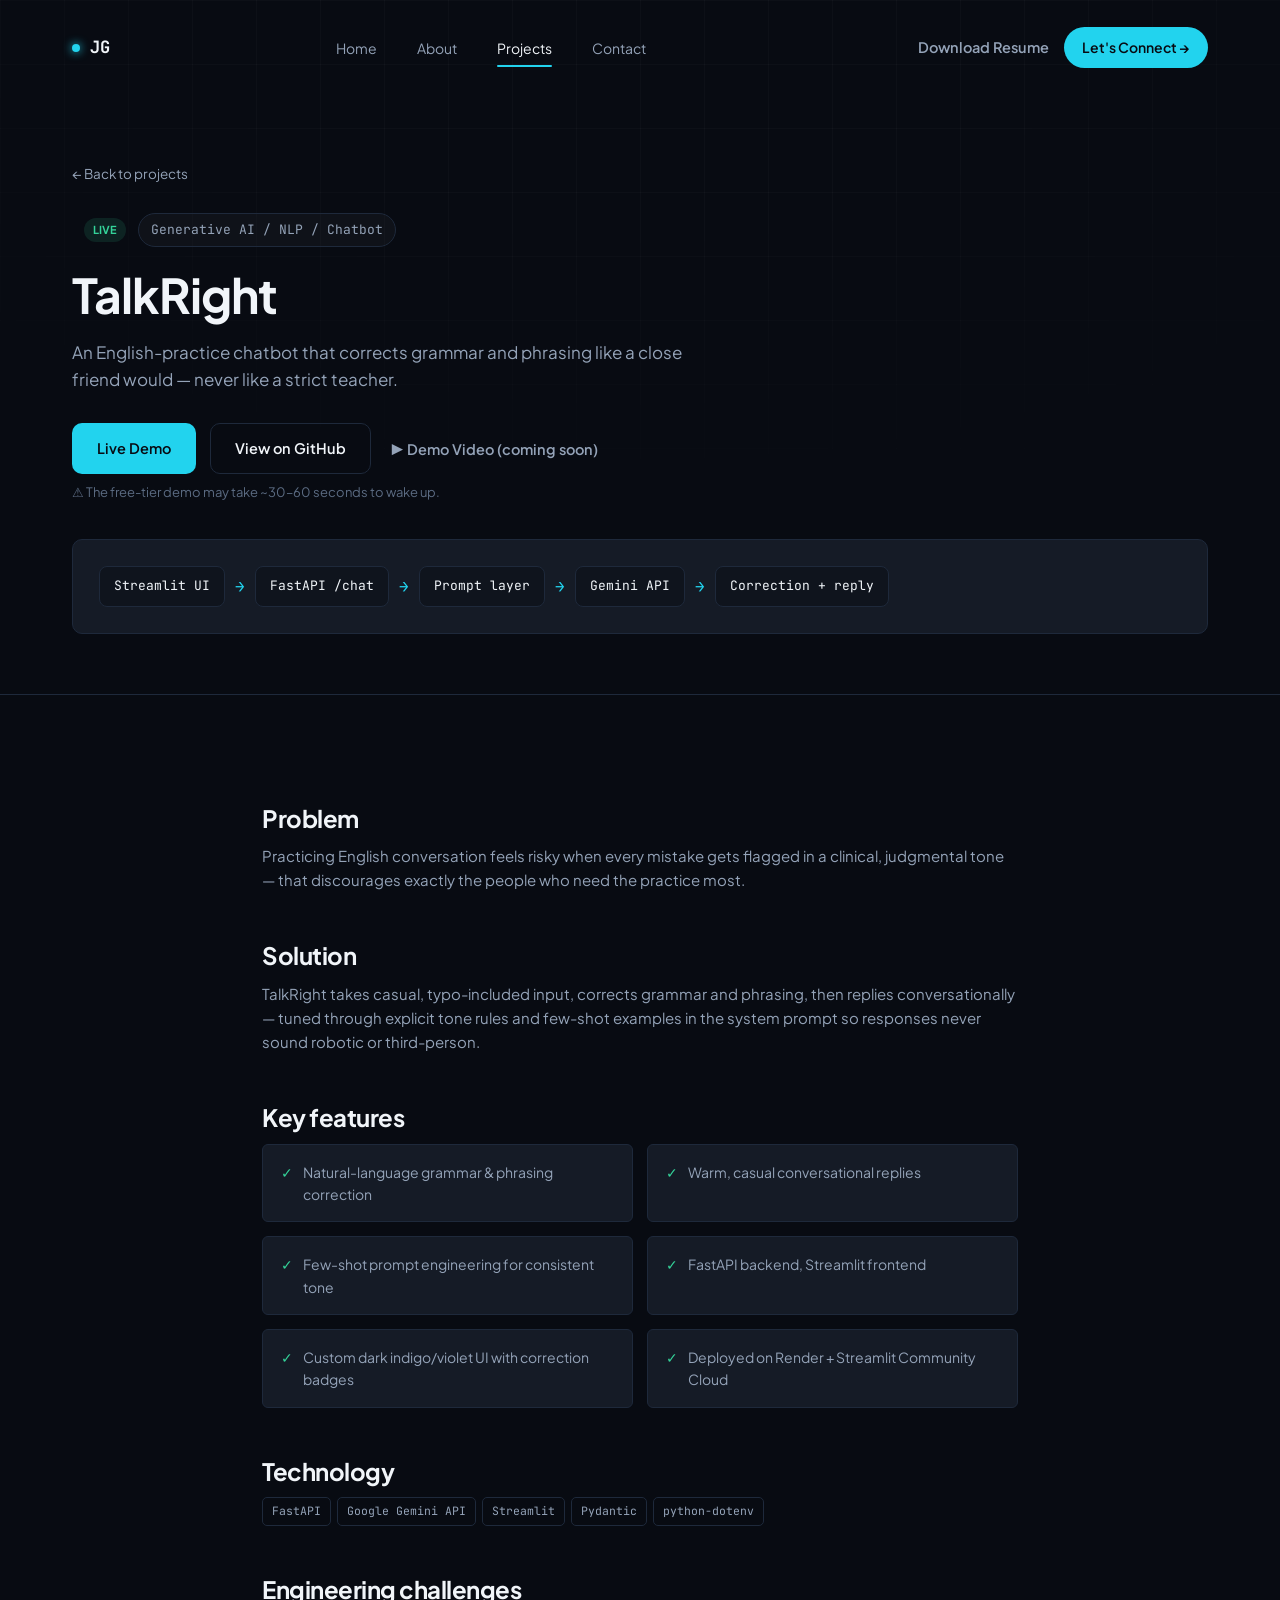
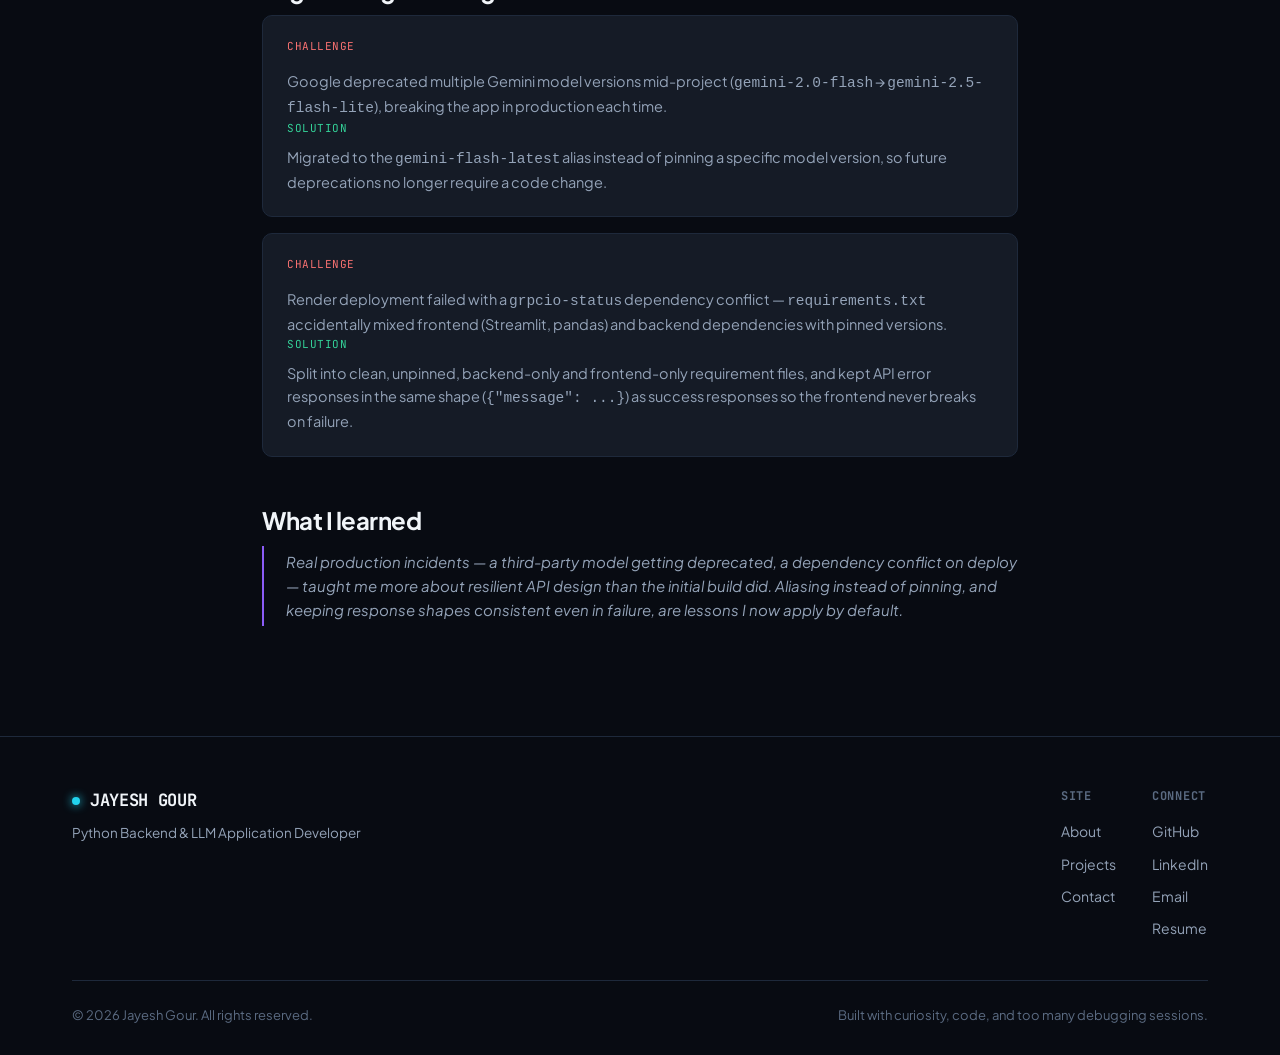
<file: projects/talkright.html>
<!DOCTYPE html>
<html lang="en">
<head>
<meta charset="UTF-8">
<meta name="viewport" content="width=device-width, initial-scale=1.0">
<title>TalkRight | Jayesh Gour</title>
<meta name="description" content="TalkRight &mdash; an English-correction chatbot built with FastAPI and Google Gemini, including real production debugging of a model deprecation and deployment conflict.">
<link rel="canonical" href="https://jayeshgour.vercel.app/projects/talkright.html">
<meta property="og:title" content="TalkRight | Jayesh Gour">
<meta property="og:description" content="An English-correction chatbot built with FastAPI and Google Gemini, with real production debugging of model deprecation and a Render dependency conflict.">
<meta property="og:type" content="website">
<meta property="og:url" content="https://jayeshgour.vercel.app/projects/talkright.html">
<meta property="og:image" content="[PLACEHOLDER: https://jayeshgour.vercel.app/images/og-talkright.png — add project screenshot; falls back to profile image below]">
<meta property="og:image" content="https://jayeshgour.vercel.app/images/jayesh-gour.jpg">
<link rel="icon" href="../favicon.svg" type="image/svg+xml">
<link rel="preconnect" href="https://fonts.googleapis.com">
<link rel="preconnect" href="https://fonts.gstatic.com" crossorigin>
<link href="https://fonts.googleapis.com/css2?family=Plus+Jakarta+Sans:wght@400;500;600;700;800&family=JetBrains+Mono:wght@400;500;600;700&display=swap" rel="stylesheet">
<link rel="stylesheet" href="../css/style.css">
</head>
<body>

<div class="bg-grid"></div>

<nav class="navbar">
  <div class="container">
    <a href="../index.html" class="nav-logo"><span class="dot"></span>JG</a>
    <button class="nav-toggle" aria-label="Toggle menu"><span></span><span></span><span></span></button>
    <ul class="nav-links">
      <li><a href="../index.html">Home</a></li>
      <li><a href="../about.html">About</a></li>
      <li><a href="../projects.html" class="active">Projects</a></li>
      <li><a href="../contact.html">Contact</a></li>
      <li><a href="../contact.html" class="nav-cta mobile-cta">Let's Connect &rarr;</a></li>
    </ul>
    <div class="nav-actions">
      <a href="../resume/Jayesh_Gour_Resume.pdf" target="_blank" rel="noopener" download class="btn btn-ghost nav-resume" aria-label="Download Jayesh Gour's resume PDF">Download Resume</a>
      <a href="../contact.html" class="nav-cta">Let's Connect &rarr;</a>
    </div>
  </div>
</nav>

<header class="detail-hero">
  <div class="container">
    <a href="../projects.html" class="detail-back">&larr; Back to projects</a>
    <div class="detail-meta-row">
      <span class="status-pill live">LIVE</span>
      <span class="badge mono">Generative AI / NLP / Chatbot</span>
    </div>
    <h1>TalkRight</h1>
    <p class="lead">An English-practice chatbot that corrects grammar and phrasing like a close friend would &mdash; never like a strict teacher.</p>
    <div class="btn-row">
      <a href="https://talkright-ai.streamlit.app/" target="_blank" rel="noopener" class="btn btn-primary" aria-label="Open TalkRight live demo (may take 30-60 seconds to wake up on free tier)">Live Demo</a>
      <a href="https://github.com/jayesh-gour/TalkRight" target="_blank" rel="noopener" class="btn btn-secondary">View on GitHub</a>
      <!-- [PLACEHOLDER: add demo video URL and replace this placeholder button] -->
      <button class="btn btn-ghost" disabled aria-label="Demo video coming soon">&#9654; Demo Video (coming soon)</button>
    </div>
    <p style="font-size: 13px; color: var(--text-muted); margin-top: 8px;">&#9888; The free-tier demo may take ~30&ndash;60 seconds to wake up.</p>

    <div class="arch-flow reveal in-view">
      <span class="arch-node">Streamlit UI</span><span class="arch-arrow">&rarr;</span>
      <span class="arch-node">FastAPI /chat</span><span class="arch-arrow">&rarr;</span>
      <span class="arch-node">Prompt layer</span><span class="arch-arrow">&rarr;</span>
      <span class="arch-node">Gemini API</span><span class="arch-arrow">&rarr;</span>
      <span class="arch-node">Correction + reply</span>
    </div>
  </div>
</header>

<section class="section">
  <div class="container" style="max-width: 820px;">

    <div class="reveal" style="margin-bottom: 50px;">
      <h2 class="section-title" style="font-size: 24px;">Problem</h2>
      <p style="color: var(--text-secondary); font-size: 15px;">Practicing English conversation feels risky when every mistake gets flagged in a clinical, judgmental tone &mdash; that discourages exactly the people who need the practice most.</p>
    </div>

    <div class="reveal" style="margin-bottom: 50px;">
      <h2 class="section-title" style="font-size: 24px;">Solution</h2>
      <p style="color: var(--text-secondary); font-size: 15px;">TalkRight takes casual, typo-included input, corrects grammar and phrasing, then replies conversationally &mdash; tuned through explicit tone rules and few-shot examples in the system prompt so responses never sound robotic or third-person.</p>
    </div>

    <div class="reveal" style="margin-bottom: 50px;">
      <h2 class="section-title" style="font-size: 24px;">Key features</h2>
      <div class="feature-grid">
        <div class="feature-item"><span class="check">&#10003;</span>Natural-language grammar &amp; phrasing correction</div>
        <div class="feature-item"><span class="check">&#10003;</span>Warm, casual conversational replies</div>
        <div class="feature-item"><span class="check">&#10003;</span>Few-shot prompt engineering for consistent tone</div>
        <div class="feature-item"><span class="check">&#10003;</span>FastAPI backend, Streamlit frontend</div>
        <div class="feature-item"><span class="check">&#10003;</span>Custom dark indigo/violet UI with correction badges</div>
        <div class="feature-item"><span class="check">&#10003;</span>Deployed on Render + Streamlit Community Cloud</div>
      </div>
    </div>

    <div class="reveal" style="margin-bottom: 50px;">
      <h2 class="section-title" style="font-size: 24px;">Technology</h2>
      <div class="tech-badges">
        <span class="tech-badge">FastAPI</span><span class="tech-badge">Google Gemini API</span><span class="tech-badge">Streamlit</span><span class="tech-badge">Pydantic</span><span class="tech-badge">python-dotenv</span>
      </div>
    </div>

    <div class="reveal" style="margin-bottom: 50px;">
      <h2 class="section-title" style="font-size: 24px;">Engineering challenges</h2>

      <div class="challenge-card">
        <p class="tag problem">Challenge</p>
        <p>Google deprecated multiple Gemini model versions mid-project (<code>gemini-2.0-flash</code> &rarr; <code>gemini-2.5-flash-lite</code>), breaking the app in production each time.</p>
        <p class="tag solution">Solution</p>
        <p>Migrated to the <code>gemini-flash-latest</code> alias instead of pinning a specific model version, so future deprecations no longer require a code change.</p>
      </div>

      <div class="challenge-card">
        <p class="tag problem">Challenge</p>
        <p>Render deployment failed with a <code>grpcio-status</code> dependency conflict &mdash; <code>requirements.txt</code> accidentally mixed frontend (Streamlit, pandas) and backend dependencies with pinned versions.</p>
        <p class="tag solution">Solution</p>
        <p>Split into clean, unpinned, backend-only and frontend-only requirement files, and kept API error responses in the same shape (<code>{"message": ...}</code>) as success responses so the frontend never breaks on failure.</p>
      </div>
    </div>

    <div class="reveal">
      <h2 class="section-title" style="font-size: 24px;">What I learned</h2>
      <p class="learned-box">Real production incidents &mdash; a third-party model getting deprecated, a dependency conflict on deploy &mdash; taught me more about resilient API design than the initial build did. Aliasing instead of pinning, and keeping response shapes consistent even in failure, are lessons I now apply by default.</p>
    </div>

  </div>
</section>

<footer>
  <div class="container">
    <div class="footer-top">
      <div class="footer-brand">
        <a href="../index.html" class="nav-logo"><span class="dot"></span>JAYESH GOUR</a>
        <p>Python Backend &amp; LLM Application Developer</p>
      </div>
      <div class="footer-links">
        <div class="footer-col">
          <h5>Site</h5>
          <a href="../about.html">About</a>
          <a href="../projects.html">Projects</a>
          <a href="../contact.html">Contact</a>
        </div>
        <div class="footer-col">
          <h5>Connect</h5>
          <a href="https://github.com/jayesh-gour" target="_blank" rel="noopener">GitHub</a>
          <a href="https://www.linkedin.com/in/jayesh-gour/" target="_blank" rel="noopener">LinkedIn</a>
          <a href="mailto:gourjayesh47@gmail.com">Email</a>
          <a href="../resume/Jayesh_Gour_Resume.pdf" target="_blank" rel="noopener" download aria-label="Download resume PDF">Resume</a>
        </div>
      </div>
    </div>
    <div class="footer-bottom">
      <span>&copy; 2026 Jayesh Gour. All rights reserved.</span>
      <span>Built with curiosity, code, and too many debugging sessions.</span>
    </div>
  </div>
</footer>

<script src="../js/script.js"></script>
</body>
</html>
</file>
<file: css/style.css>
/* ==========================================================================
   Jayesh Gour — Portfolio
   Design tokens
   ========================================================================== */

:root {
  --bg-primary: #080B12;
  --bg-secondary: #0F141D;
  --bg-card: #151B26;
  --accent-cyan: #22D3EE;
  --accent-cyan-dim: rgba(34, 211, 238, 0.12);
  --accent-violet: #8B5CF6;
  --accent-violet-dim: rgba(139, 92, 246, 0.12);
  --text-primary: #F1F5F9;
  --text-secondary: #94A3B8;
  --text-muted: #5B6B82;
  --border: #1E293B;
  --border-hover: #2A3A52;
  --success: #34D399;
  --warn: #FBBF24;

  --font-display: 'Plus Jakarta Sans', sans-serif;
  --font-body: 'Plus Jakarta Sans', sans-serif;
  --font-mono: 'JetBrains Mono', monospace;

  --max-width: 1200px;
  --radius-sm: 6px;
  --radius-md: 10px;
  --radius-lg: 16px;

  --ease: cubic-bezier(0.16, 1, 0.3, 1);
}

/* ==========================================================================
   Reset
   ========================================================================== */

* { margin: 0; padding: 0; box-sizing: border-box; }

html {
  scroll-behavior: smooth;
}

@media (prefers-reduced-motion: reduce) {
  html { scroll-behavior: auto; }
  *, *::before, *::after {
    animation-duration: 0.01ms !important;
    animation-iteration-count: 1 !important;
    transition-duration: 0.01ms !important;
    scroll-behavior: auto !important;
  }
}

body {
  background: var(--bg-primary);
  color: var(--text-primary);
  font-family: var(--font-body);
  font-size: 16px;
  line-height: 1.6;
  overflow-x: hidden;
  -webkit-font-smoothing: antialiased;
}

img { max-width: 100%; display: block; }
a { color: inherit; text-decoration: none; }
ul { list-style: none; }
button { font-family: inherit; cursor: pointer; }

a:focus-visible,
button:focus-visible,
input:focus-visible,
textarea:focus-visible {
  outline: 2px solid var(--accent-cyan);
  outline-offset: 3px;
  border-radius: 4px;
}

.container {
  max-width: var(--max-width);
  margin: 0 auto;
  padding: 0 32px;
}

section { position: relative; }

/* Background grid texture, ambient */
.bg-grid {
  position: fixed;
  inset: 0;
  z-index: -2;
  background-image:
    linear-gradient(to right, rgba(255,255,255,0.025) 1px, transparent 1px),
    linear-gradient(to bottom, rgba(255,255,255,0.025) 1px, transparent 1px);
  background-size: 64px 64px;
  mask-image: radial-gradient(ellipse 80% 60% at 50% 0%, black 40%, transparent 100%);
}

.bg-glow {
  position: fixed;
  top: -200px;
  left: 50%;
  transform: translateX(-50%);
  width: 900px;
  height: 600px;
  z-index: -1;
  background: radial-gradient(ellipse at center, var(--accent-cyan-dim) 0%, transparent 65%);
  pointer-events: none;
}

/* ==========================================================================
   Typography
   ========================================================================== */

h1, h2, h3, h4 {
  font-family: var(--font-display);
  font-weight: 700;
  letter-spacing: -0.02em;
  line-height: 1.15;
}

.eyebrow {
  font-family: var(--font-mono);
  font-size: 12px;
  letter-spacing: 0.08em;
  text-transform: uppercase;
  color: var(--accent-cyan);
  display: flex;
  align-items: center;
  gap: 8px;
  margin-bottom: 16px;
}

.eyebrow::before {
  content: '';
  width: 6px;
  height: 6px;
  border-radius: 50%;
  background: var(--accent-cyan);
  box-shadow: 0 0 8px var(--accent-cyan);
}

.section-title {
  font-size: clamp(28px, 4vw, 40px);
  margin-bottom: 12px;
}

.section-sub {
  color: var(--text-secondary);
  font-size: 17px;
  max-width: 560px;
  margin-bottom: 48px;
}

.text-gradient {
  background: linear-gradient(90deg, var(--accent-cyan), var(--accent-violet));
  -webkit-background-clip: text;
  background-clip: text;
  color: transparent;
}

.mono {
  font-family: var(--font-mono);
}

/* ==========================================================================
   Navbar
   ========================================================================== */

.navbar {
  position: fixed;
  top: 0;
  left: 0;
  right: 0;
  z-index: 100;
  padding: 22px 0;
  transition: padding 0.35s var(--ease), background 0.35s var(--ease), border-color 0.35s var(--ease);
  border-bottom: 1px solid transparent;
}

.navbar.scrolled {
  padding: 12px 0;
  background: rgba(8, 11, 18, 0.85);
  backdrop-filter: blur(12px);
  -webkit-backdrop-filter: blur(12px);
  border-bottom: 1px solid var(--border);
}

.navbar .container {
  display: flex;
  align-items: center;
  justify-content: space-between;
}

.nav-logo {
  font-family: var(--font-mono);
  font-weight: 700;
  font-size: 17px;
  letter-spacing: -0.02em;
  display: flex;
  align-items: center;
  gap: 10px;
}

.nav-logo .dot {
  width: 8px;
  height: 8px;
  border-radius: 50%;
  background: var(--accent-cyan);
  box-shadow: 0 0 10px var(--accent-cyan);
}

.nav-links {
  display: flex;
  align-items: center;
  gap: 40px;
}

.nav-links a {
  font-size: 14px;
  color: var(--text-secondary);
  position: relative;
  padding: 4px 0;
  transition: color 0.2s;
}

.nav-links a:hover { color: var(--text-primary); }

.nav-links a.active { color: var(--text-primary); }

.nav-links a.active::after {
  content: '';
  position: absolute;
  bottom: -6px;
  left: 0;
  width: 100%;
  height: 2px;
  background: var(--accent-cyan);
  border-radius: 2px;
}

.nav-actions {
  display: flex;
  align-items: center;
  gap: 10px;
}

.nav-cta {
  display: inline-flex;
  align-items: center;
  gap: 6px;
  font-size: 14px;
  font-weight: 600;
  color: var(--bg-primary) !important;
  background: var(--accent-cyan);
  padding: 9px 18px;
  border-radius: 100px;
  transition: transform 0.2s var(--ease), box-shadow 0.2s var(--ease);
}

.nav-cta:hover {
  transform: translateY(-1px);
  box-shadow: 0 6px 24px var(--accent-cyan-dim);
}

/* Resume button in nav — smaller ghost style */
.nav-resume {
  padding: 8px 14px;
  font-size: 13px;
  border: 1px solid var(--border);
  border-radius: 8px;
  color: var(--text-secondary) !important;
  white-space: nowrap;
}
.nav-resume:hover { color: var(--text-primary) !important; border-color: var(--accent-cyan); }

.nav-toggle {
  display: none;
  flex-direction: column;
  gap: 5px;
  background: none;
  border: none;
  padding: 6px;
}

.nav-toggle span {
  width: 22px;
  height: 2px;
  background: var(--text-primary);
  transition: transform 0.3s var(--ease), opacity 0.3s var(--ease);
}

.nav-toggle.open span:nth-child(1) { transform: translateY(7px) rotate(45deg); }
.nav-toggle.open span:nth-child(2) { opacity: 0; }
.nav-toggle.open span:nth-child(3) { transform: translateY(-7px) rotate(-45deg); }

/* mobile-only CTA inside the nav-links list stays hidden on desktop —
   the standalone .nav-cta on the right already covers desktop */
.nav-links .mobile-cta { display: none; }

/* ==========================================================================
   Buttons
   ========================================================================== */

.btn {
  display: inline-flex;
  align-items: center;
  gap: 8px;
  font-size: 14.5px;
  font-weight: 600;
  padding: 13px 24px;
  border-radius: 10px;
  border: 1px solid transparent;
  transition: transform 0.2s var(--ease), box-shadow 0.2s var(--ease), border-color 0.2s var(--ease), background 0.2s var(--ease);
}

.btn-primary {
  background: var(--accent-cyan);
  color: var(--bg-primary);
}

.btn-primary:hover {
  transform: translateY(-2px);
  box-shadow: 0 10px 30px var(--accent-cyan-dim);
}

.btn-secondary {
  background: transparent;
  border-color: var(--border);
  color: var(--text-primary);
}

.btn-secondary:hover {
  border-color: var(--accent-cyan);
  background: var(--accent-cyan-dim);
}

.btn-ghost {
  background: transparent;
  color: var(--text-secondary);
  padding: 13px 4px;
}

.btn-ghost:hover { color: var(--text-primary); }

.btn-row {
  display: flex;
  gap: 14px;
  flex-wrap: wrap;
}

/* ==========================================================================
   Hero
   ========================================================================== */

.hero {
  padding: 200px 0 120px;
  position: relative;
}

.hero-grid {
  display: grid;
  grid-template-columns: 1.1fr 0.9fr;
  gap: 60px;
  align-items: center;
}

.hero h1 {
  font-size: clamp(38px, 5.2vw, 64px);
  margin-bottom: 22px;
}

.hero-sub {
  font-size: 18px;
  color: var(--text-secondary);
  max-width: 500px;
  margin-bottom: 36px;
}

.hero-visual {
  position: relative;
  display: flex;
  flex-direction: column;
  gap: 26px;
}

/* API console signature visual */
.console {
  background: var(--bg-card);
  border: 1px solid var(--border);
  border-radius: var(--radius-lg);
  overflow: hidden;
  box-shadow: 0 30px 80px -20px rgba(0,0,0,0.6);
}

.console-bar {
  display: flex;
  align-items: center;
  gap: 8px;
  padding: 14px 18px;
  border-bottom: 1px solid var(--border);
  background: rgba(255,255,255,0.02);
}

.console-dot {
  width: 9px;
  height: 9px;
  border-radius: 50%;
  background: var(--border-hover);
}

.console-title {
  margin-left: 8px;
  font-family: var(--font-mono);
  font-size: 12px;
  color: var(--text-muted);
}

.console-body {
  padding: 22px 20px;
  font-family: var(--font-mono);
  font-size: 13px;
  line-height: 2;
}

.console-line { display: flex; gap: 10px; }
.console-line .k { color: var(--text-muted); }
.console-method {
  color: var(--accent-cyan);
  font-weight: 600;
}
.console-path { color: var(--text-primary); }
.console-status {
  color: var(--success);
}
.console-status.pending { color: var(--warn); }

.console-cursor {
  display: inline-block;
  width: 7px;
  height: 14px;
  background: var(--accent-cyan);
  margin-left: 2px;
  animation: blink 1.1s step-end infinite;
  vertical-align: middle;
}

@keyframes blink {
  0%, 50% { opacity: 1; }
  51%, 100% { opacity: 0; }
}

/* Photo frame — hero */
.hero-photo-frame {
  position: relative;
  width: 340px;
  height: 340px;
  aspect-ratio: 1 / 1;
  margin: 0 auto;
  border-radius: var(--radius-lg);
  overflow: hidden;
  border: 1px solid var(--border);
  box-shadow: 0 30px 80px -20px rgba(0,0,0,0.6);
  align-self: center;
  flex-shrink: 0;
}

.hero-photo-frame::after {
  content: '';
  position: absolute;
  inset: 0;
  background: linear-gradient(180deg, transparent 55%, rgba(8,11,18,0.85) 100%);
  pointer-events: none;
}

.hero-photo-frame img {
  width: 100%;
  height: 100%;
  object-fit: cover;
  object-position: center top;
  display: block;
}

.hero-photo-badge {
  position: absolute;
  bottom: -18px;
  right: -18px;
  background: var(--bg-card);
  border: 1px solid var(--border);
  border-radius: var(--radius-md);
  padding: 12px 16px;
  font-family: var(--font-mono);
  font-size: 11.5px;
  box-shadow: 0 20px 50px -14px rgba(0,0,0,0.7);
  display: flex;
  align-items: center;
  gap: 8px;
  z-index: 2;
}

.hero-photo-badge .console-dot-live {
  width: 7px;
  height: 7px;
  border-radius: 50%;
  background: var(--success);
  box-shadow: 0 0 8px var(--success);
}

/* Photo frame — about page */
.about-photo-frame {
  width: 220px;
  height: 220px;
  border-radius: var(--radius-lg);
  overflow: hidden;
  border: 1px solid var(--border);
  flex-shrink: 0;
  box-shadow: 0 24px 60px -20px rgba(34, 211, 238, 0.12);
}

.about-photo-frame img {
  width: 100%;
  height: 100%;
  object-fit: cover;
  display: block;
}

.about-intro-row {
  display: flex;
  gap: 40px;
  align-items: flex-start;
  flex-wrap: wrap;
}

/* floating nodes ambient */
.hero-node {
  position: absolute;
  width: 8px;
  height: 8px;
  border-radius: 50%;
  background: var(--accent-violet);
  box-shadow: 0 0 14px var(--accent-violet);
  opacity: 0.6;
  animation: float 6s ease-in-out infinite;
}
.hero-node.n2 { background: var(--accent-cyan); box-shadow: 0 0 14px var(--accent-cyan); animation-delay: -2s; }
.hero-node.n3 { animation-delay: -4s; }

@keyframes float {
  0%, 100% { transform: translateY(0); }
  50% { transform: translateY(-16px); }
}

/* ==========================================================================
   Stat strip
   ========================================================================== */

.stat-strip {
  display: grid;
  grid-template-columns: repeat(3, 1fr);
  gap: 1px;
  background: var(--border);
  border: 1px solid var(--border);
  border-radius: var(--radius-lg);
  overflow: hidden;
  margin-top: 90px;
}

.stat {
  background: var(--bg-secondary);
  padding: 26px 24px;
}

.stat .num {
  font-family: var(--font-mono);
  font-size: 26px;
  font-weight: 700;
  color: var(--accent-cyan);
}

.stat .label {
  font-size: 13px;
  color: var(--text-secondary);
  margin-top: 6px;
}

/* ==========================================================================
   Reveal on scroll
   ========================================================================== */

.reveal {
  opacity: 0;
  transform: translateY(24px);
  transition: opacity 0.7s var(--ease), transform 0.7s var(--ease);
}

.reveal.in-view {
  opacity: 1;
  transform: translateY(0);
}

/* stagger children */
.reveal-group > * {
  opacity: 0;
  transform: translateY(20px);
  transition: opacity 0.6s var(--ease), transform 0.6s var(--ease);
}
.reveal-group.in-view > * { opacity: 1; transform: translateY(0); }
.reveal-group.in-view > *:nth-child(1) { transition-delay: 0.02s; }
.reveal-group.in-view > *:nth-child(2) { transition-delay: 0.08s; }
.reveal-group.in-view > *:nth-child(3) { transition-delay: 0.14s; }
.reveal-group.in-view > *:nth-child(4) { transition-delay: 0.2s; }
.reveal-group.in-view > *:nth-child(5) { transition-delay: 0.26s; }
.reveal-group.in-view > *:nth-child(6) { transition-delay: 0.32s; }

/* ==========================================================================
   Sections general
   ========================================================================== */

.section {
  padding: 110px 0;
  border-top: 1px solid var(--border);
}

.section-head {
  display: flex;
  justify-content: space-between;
  align-items: flex-end;
  flex-wrap: wrap;
  gap: 20px;
}

/* ==========================================================================
   Tech stack
   ========================================================================== */

.stack-grid {
  display: grid;
  grid-template-columns: repeat(3, 1fr);
  gap: 16px;
}

.stack-card {
  background: var(--bg-card);
  border: 1px solid var(--border);
  border-radius: var(--radius-md);
  padding: 22px 22px 18px;
  transition: border-color 0.25s, transform 0.25s var(--ease);
}

.stack-card:hover {
  border-color: var(--border-hover);
  transform: translateY(-3px);
}

.stack-card h4 {
  font-size: 13px;
  font-family: var(--font-mono);
  color: var(--accent-cyan);
  text-transform: uppercase;
  letter-spacing: 0.06em;
  margin-bottom: 14px;
}

.badge-row {
  display: flex;
  flex-wrap: wrap;
  gap: 8px;
}

.badge {
  font-size: 13px;
  color: var(--text-secondary);
  background: rgba(255,255,255,0.03);
  border: 1px solid var(--border);
  padding: 6px 12px;
  border-radius: 100px;
}

/* ==========================================================================
   Project cards — "API response" signature
   ========================================================================== */

.project-grid {
  display: grid;
  grid-template-columns: repeat(2, 1fr);
  gap: 22px;
}

.project-grid.single-col { grid-template-columns: 1fr; }

.project-card {
  background: var(--bg-card);
  border: 1px solid var(--border);
  border-radius: var(--radius-lg);
  overflow: hidden;
  display: flex;
  flex-direction: column;
  transition: border-color 0.3s var(--ease), transform 0.3s var(--ease), box-shadow 0.3s var(--ease);
}

.project-card:hover {
  border-color: var(--accent-cyan);
  transform: translateY(-4px);
  box-shadow: 0 24px 60px -24px rgba(34, 211, 238, 0.18);
}

.project-head {
  padding: 18px 22px;
  border-bottom: 1px solid var(--border);
  display: flex;
  align-items: center;
  justify-content: space-between;
  font-family: var(--font-mono);
  font-size: 12.5px;
}

.req-line {
  display: flex;
  align-items: center;
  gap: 10px;
  color: var(--text-secondary);
  overflow: hidden;
  text-overflow: ellipsis;
  white-space: nowrap;
}

.req-method {
  color: var(--accent-cyan);
  font-weight: 700;
}

.status-pill {
  font-size: 11px;
  font-weight: 700;
  padding: 3px 9px;
  border-radius: 100px;
  white-space: nowrap;
  margin-left: 12px;
}

.status-pill.live { background: rgba(52, 211, 153, 0.12); color: var(--success); }
.status-pill.progress { background: rgba(251, 191, 36, 0.12); color: var(--warn); }
.status-pill.practice { background: rgba(148, 163, 184, 0.12); color: var(--text-secondary); }
.status-pill.local { background: rgba(139, 92, 246, 0.12); color: var(--accent-violet); }

.project-body {
  padding: 24px 22px 22px;
  flex: 1;
  display: flex;
  flex-direction: column;
}

.project-tier {
  font-size: 11px;
  font-family: var(--font-mono);
  color: var(--accent-violet);
  text-transform: uppercase;
  letter-spacing: 0.06em;
  margin-bottom: 10px;
}

.project-body h3 {
  font-size: 22px;
  margin-bottom: 10px;
}

.project-body p {
  color: var(--text-secondary);
  font-size: 14.5px;
  margin-bottom: 18px;
  flex: 1;
}

.tech-badges {
  display: flex;
  flex-wrap: wrap;
  gap: 6px;
  margin-bottom: 20px;
}

.tech-badge {
  font-family: var(--font-mono);
  font-size: 11.5px;
  color: var(--text-secondary);
  border: 1px solid var(--border);
  padding: 4px 9px;
  border-radius: 5px;
}

.project-links {
  display: flex;
  gap: 12px;
  align-items: center;
}

.project-links a {
  font-size: 13.5px;
  font-weight: 600;
  display: inline-flex;
  align-items: center;
  gap: 6px;
  color: var(--text-primary);
  transition: gap 0.2s var(--ease), color 0.2s;
}

.project-links a:hover { color: var(--accent-cyan); gap: 9px; }
.project-links a.disabled { color: var(--text-muted); pointer-events: none; }

.project-links .arrow { transition: transform 0.2s var(--ease); }
.project-links a:hover .arrow { transform: translateX(2px); }

/* ==========================================================================
   Journey timeline
   ========================================================================== */

.journey {
  display: flex;
  flex-direction: column;
  gap: 0;
}

.journey-step {
  display: grid;
  grid-template-columns: 90px 1fr;
  gap: 24px;
  padding: 26px 0;
  border-bottom: 1px solid var(--border);
}

.journey-step:last-child { border-bottom: none; }

.journey-tag {
  font-family: var(--font-mono);
  font-size: 12px;
  color: var(--text-muted);
  padding-top: 4px;
}

.journey-step.current .journey-tag { color: var(--accent-cyan); }

.journey-content h4 {
  font-size: 18px;
  margin-bottom: 6px;
}

.journey-content p {
  color: var(--text-secondary);
  font-size: 14.5px;
}

.journey-step.current .journey-content h4 {
  color: var(--accent-cyan);
}

.journey-pill {
  display: inline-block;
  font-family: var(--font-mono);
  font-size: 10.5px;
  color: var(--bg-primary);
  background: var(--accent-cyan);
  padding: 2px 8px;
  border-radius: 100px;
  margin-left: 10px;
  vertical-align: middle;
}

/* ==========================================================================
   Philosophy / principles
   ========================================================================== */

.principle-grid {
  display: grid;
  grid-template-columns: repeat(4, 1fr);
  gap: 16px;
}

.principle-card {
  background: var(--bg-card);
  border: 1px solid var(--border);
  border-radius: var(--radius-md);
  padding: 24px 20px;
}

.principle-card .p-num {
  font-family: var(--font-mono);
  font-size: 12px;
  color: var(--accent-violet);
  margin-bottom: 14px;
}

.principle-card h4 { font-size: 16px; margin-bottom: 8px; }
.principle-card p { font-size: 13.5px; color: var(--text-secondary); }

/* ==========================================================================
   Learning / currently exploring
   ========================================================================== */

.learn-grid {
  display: grid;
  grid-template-columns: repeat(4, 1fr);
  gap: 16px;
}

.learn-card {
  border: 1px solid var(--border);
  border-radius: var(--radius-md);
  padding: 20px;
  background: linear-gradient(180deg, rgba(139,92,246,0.04), transparent);
}

.learn-card h4 {
  font-size: 14px;
  font-family: var(--font-mono);
  color: var(--accent-violet);
  margin-bottom: 12px;
}

.learn-card ul { display: flex; flex-direction: column; gap: 8px; }
.learn-card li {
  font-size: 13.5px;
  color: var(--text-secondary);
  display: flex;
  align-items: center;
  gap: 8px;
}
.learn-card li::before {
  content: '';
  width: 5px;
  height: 5px;
  border-radius: 50%;
  background: var(--text-muted);
  flex-shrink: 0;
}

.exploring-tag {
  display: inline-flex;
  align-items: center;
  gap: 6px;
  font-family: var(--font-mono);
  font-size: 11px;
  color: var(--warn);
  border: 1px solid rgba(251,191,36,0.25);
  background: rgba(251,191,36,0.06);
  padding: 4px 10px;
  border-radius: 100px;
  margin-bottom: 28px;
}

/* ==========================================================================
   Achievements
   ========================================================================== */

.achieve-grid {
  display: grid;
  grid-template-columns: repeat(2, 1fr);
  gap: 16px;
}

.achieve-card {
  background: var(--bg-card);
  border: 1px solid var(--border);
  border-radius: var(--radius-md);
  padding: 26px 24px;
  display: flex;
  gap: 18px;
}

.achieve-icon {
  width: 44px;
  height: 44px;
  border-radius: 10px;
  background: var(--accent-cyan-dim);
  display: flex;
  align-items: center;
  justify-content: center;
  flex-shrink: 0;
}

.achieve-card h4 { font-size: 15.5px; margin-bottom: 6px; }
.achieve-card .rank { color: var(--accent-cyan); font-family: var(--font-mono); font-weight: 700; }
.achieve-card p { font-size: 13.5px; color: var(--text-secondary); }
.achieve-card a { color: var(--accent-cyan); font-size: 13px; font-weight: 600; }

/* ==========================================================================
   Education timeline (about page)
   ========================================================================== */

.edu-timeline { position: relative; padding-left: 32px; }

.edu-timeline::before {
  content: '';
  position: absolute;
  left: 5px;
  top: 6px;
  bottom: 6px;
  width: 1px;
  background: var(--border);
}

.edu-item { position: relative; padding-bottom: 40px; }
.edu-item:last-child { padding-bottom: 0; }

.edu-item::before {
  content: '';
  position: absolute;
  left: -32px;
  top: 4px;
  width: 11px;
  height: 11px;
  border-radius: 50%;
  background: var(--bg-primary);
  border: 2px solid var(--accent-cyan);
}

.edu-item .edu-date {
  font-family: var(--font-mono);
  font-size: 12.5px;
  color: var(--accent-cyan);
  margin-bottom: 6px;
}

.edu-item h4 { font-size: 18px; margin-bottom: 4px; }
.edu-item .edu-org { color: var(--text-secondary); font-size: 14px; margin-bottom: 10px; }

.coursework {
  display: flex;
  flex-wrap: wrap;
  gap: 8px;
}

/* ==========================================================================
   CTA band
   ========================================================================== */

.cta-band {
  border-top: 1px solid var(--border);
  padding: 100px 0;
  text-align: center;
}

.cta-band h2 { font-size: clamp(28px, 4vw, 44px); margin-bottom: 18px; }
.cta-band p { color: var(--text-secondary); margin-bottom: 32px; }
.cta-band .btn-row { justify-content: center; }

/* ==========================================================================
   Footer
   ========================================================================== */

footer {
  border-top: 1px solid var(--border);
  padding: 50px 0 34px;
}

.footer-top {
  display: flex;
  justify-content: space-between;
  align-items: flex-start;
  flex-wrap: wrap;
  gap: 24px;
  padding-bottom: 30px;
}

.footer-brand .nav-logo { margin-bottom: 8px; }
.footer-brand p { color: var(--text-secondary); font-size: 13.5px; }

.footer-links {
  display: flex;
  gap: 36px;
  flex-wrap: wrap;
}

.footer-col h5 {
  font-size: 12px;
  font-family: var(--font-mono);
  color: var(--text-muted);
  text-transform: uppercase;
  letter-spacing: 0.06em;
  margin-bottom: 14px;
}

.footer-col a, .footer-col span {
  display: block;
  font-size: 14px;
  color: var(--text-secondary);
  margin-bottom: 10px;
  transition: color 0.2s;
}

.footer-col a:hover { color: var(--accent-cyan); }

.footer-bottom {
  border-top: 1px solid var(--border);
  padding-top: 24px;
  display: flex;
  justify-content: space-between;
  flex-wrap: wrap;
  gap: 10px;
  font-size: 13px;
  color: var(--text-muted);
}

/* ==========================================================================
   Contact page
   ========================================================================== */

.contact-grid {
  display: grid;
  grid-template-columns: 1fr 1.2fr;
  gap: 60px;
}

.contact-method {
  display: flex;
  align-items: center;
  gap: 16px;
  padding: 18px 0;
  border-bottom: 1px solid var(--border);
}

.contact-method:first-child { padding-top: 0; }

.contact-icon {
  width: 42px;
  height: 42px;
  border-radius: 10px;
  background: var(--bg-card);
  border: 1px solid var(--border);
  display: flex;
  align-items: center;
  justify-content: center;
  flex-shrink: 0;
}

.contact-method .label { font-size: 12.5px; color: var(--text-muted); font-family: var(--font-mono); }
.contact-method .value { font-size: 15.5px; font-weight: 600; transition: color 0.2s; }
.contact-method:hover .value { color: var(--accent-cyan); }

.form-group { margin-bottom: 20px; }

.form-row {
  display: grid;
  grid-template-columns: 1fr 1fr;
  gap: 16px;
}

label {
  display: block;
  font-size: 13px;
  color: var(--text-secondary);
  margin-bottom: 8px;
  font-family: var(--font-mono);
}

input, textarea {
  width: 100%;
  background: var(--bg-card);
  border: 1px solid var(--border);
  border-radius: var(--radius-sm);
  padding: 13px 14px;
  color: var(--text-primary);
  font-family: var(--font-body);
  font-size: 14.5px;
  transition: border-color 0.2s;
}

input:focus, textarea:focus {
  border-color: var(--accent-cyan);
  outline: none;
}

textarea { resize: vertical; min-height: 130px; }

.field-error {
  font-size: 12.5px;
  color: #F87171;
  margin-top: 6px;
  display: none;
}

.field-error.show { display: block; }

.form-status {
  margin-top: 16px;
  font-size: 14px;
  padding: 12px 14px;
  border-radius: var(--radius-sm);
  display: none;
}

.form-status.show { display: block; }
.form-status.success { background: rgba(52,211,153,0.1); color: var(--success); }
.form-status.error { background: rgba(248,113,113,0.1); color: #F87171; }

/* ==========================================================================
   Project detail page
   ========================================================================== */

.detail-hero {
  padding: 160px 0 60px;
}

.detail-back {
  display: inline-flex;
  align-items: center;
  gap: 8px;
  font-size: 13.5px;
  color: var(--text-secondary);
  margin-bottom: 28px;
}
.detail-back:hover { color: var(--accent-cyan); }

.detail-meta-row {
  display: flex;
  gap: 12px;
  align-items: center;
  margin-bottom: 20px;
  flex-wrap: wrap;
}

.detail-hero h1 { font-size: clamp(30px, 4.5vw, 48px); margin-bottom: 16px; }
.detail-hero .lead { font-size: 17px; color: var(--text-secondary); max-width: 640px; margin-bottom: 30px; }

.arch-flow {
  display: flex;
  align-items: center;
  gap: 10px;
  flex-wrap: wrap;
  padding: 26px;
  background: var(--bg-card);
  border: 1px solid var(--border);
  border-radius: var(--radius-md);
  font-family: var(--font-mono);
  font-size: 13px;
  margin-top: 36px;
}

.arch-node {
  background: var(--bg-secondary);
  border: 1px solid var(--border);
  padding: 9px 14px;
  border-radius: 8px;
  color: var(--text-primary);
}

.arch-arrow { color: var(--accent-cyan); font-size: 16px; }

.feature-grid {
  display: grid;
  grid-template-columns: repeat(2, 1fr);
  gap: 14px;
}

.feature-item {
  background: var(--bg-card);
  border: 1px solid var(--border);
  border-radius: var(--radius-sm);
  padding: 16px 18px;
  font-size: 14px;
  color: var(--text-secondary);
  display: flex;
  gap: 10px;
  align-items: flex-start;
}

.feature-item .check { color: var(--success); flex-shrink: 0; }

.challenge-card {
  background: var(--bg-card);
  border: 1px solid var(--border);
  border-radius: var(--radius-md);
  padding: 22px 24px;
  margin-bottom: 16px;
}

.challenge-card .tag {
  font-family: var(--font-mono);
  font-size: 11px;
  text-transform: uppercase;
  letter-spacing: 0.05em;
  margin-bottom: 8px;
}

.challenge-card .tag.problem { color: #F87171; }
.challenge-card .tag.solution { color: var(--success); }
.challenge-card p { font-size: 14.5px; color: var(--text-secondary); }
.challenge-card p:first-of-type { margin-bottom: 14px; }

.learned-box {
  border-left: 2px solid var(--accent-violet);
  padding: 4px 0 4px 22px;
  color: var(--text-secondary);
  font-size: 15px;
  font-style: italic;
}

/* ==========================================================================
   Responsive
   ========================================================================== */

@media (max-width: 1024px) {
  .hero-grid { grid-template-columns: 1fr; }
  .hero-visual { order: -1; max-width: 420px; margin: 0 auto; }
  .hero-photo-frame { width: 300px; height: 300px; }
  .about-intro-row { flex-direction: column; align-items: center; text-align: center; }
  .stat-strip { grid-template-columns: repeat(2, 1fr); }
  .stack-grid { grid-template-columns: repeat(2, 1fr); }
  .principle-grid { grid-template-columns: repeat(2, 1fr); }
  .learn-grid { grid-template-columns: repeat(2, 1fr); }
  .project-grid { grid-template-columns: 1fr; }
  .contact-grid { grid-template-columns: 1fr; gap: 40px; }
  .achieve-grid { grid-template-columns: 1fr; }
}

@media (max-width: 720px) {
  .container { padding: 0 20px; }
  .nav-links { 
    position: fixed;
    top: 64px;
    left: 0;
    right: 0;
    bottom: 0;
    background: var(--bg-primary);
    flex-direction: column;
    justify-content: flex-start;
    align-items: flex-start;
    padding: 40px 24px;
    gap: 28px;
    transform: translateX(100%);
    transition: transform 0.35s var(--ease);
    z-index: 90;
  }
  .nav-links.open { transform: translateX(0); }
  .nav-links a { font-size: 20px; }
  .nav-toggle { display: flex; }
  .nav-cta { display: none; }
  .nav-resume { display: none; }
  .nav-actions { gap: 0; }
  .nav-links .nav-cta.mobile-cta { display: inline-flex; margin-top: 10px; }

  .hero { padding: 130px 0 70px; }
  .hero-photo-frame { width: 240px; height: 240px; }
  .about-photo-frame { width: 160px; height: 160px; }
  .stat-strip { grid-template-columns: repeat(2, 1fr); margin-top: 60px; }
  .stack-grid { grid-template-columns: 1fr; }
  .principle-grid { grid-template-columns: 1fr; }
  .learn-grid { grid-template-columns: 1fr; }
  .feature-grid { grid-template-columns: 1fr; }
  .form-row { grid-template-columns: 1fr; }
  .section { padding: 70px 0; }
  .footer-top { flex-direction: column; }
  .arch-flow { padding: 18px; }
}
</file>
